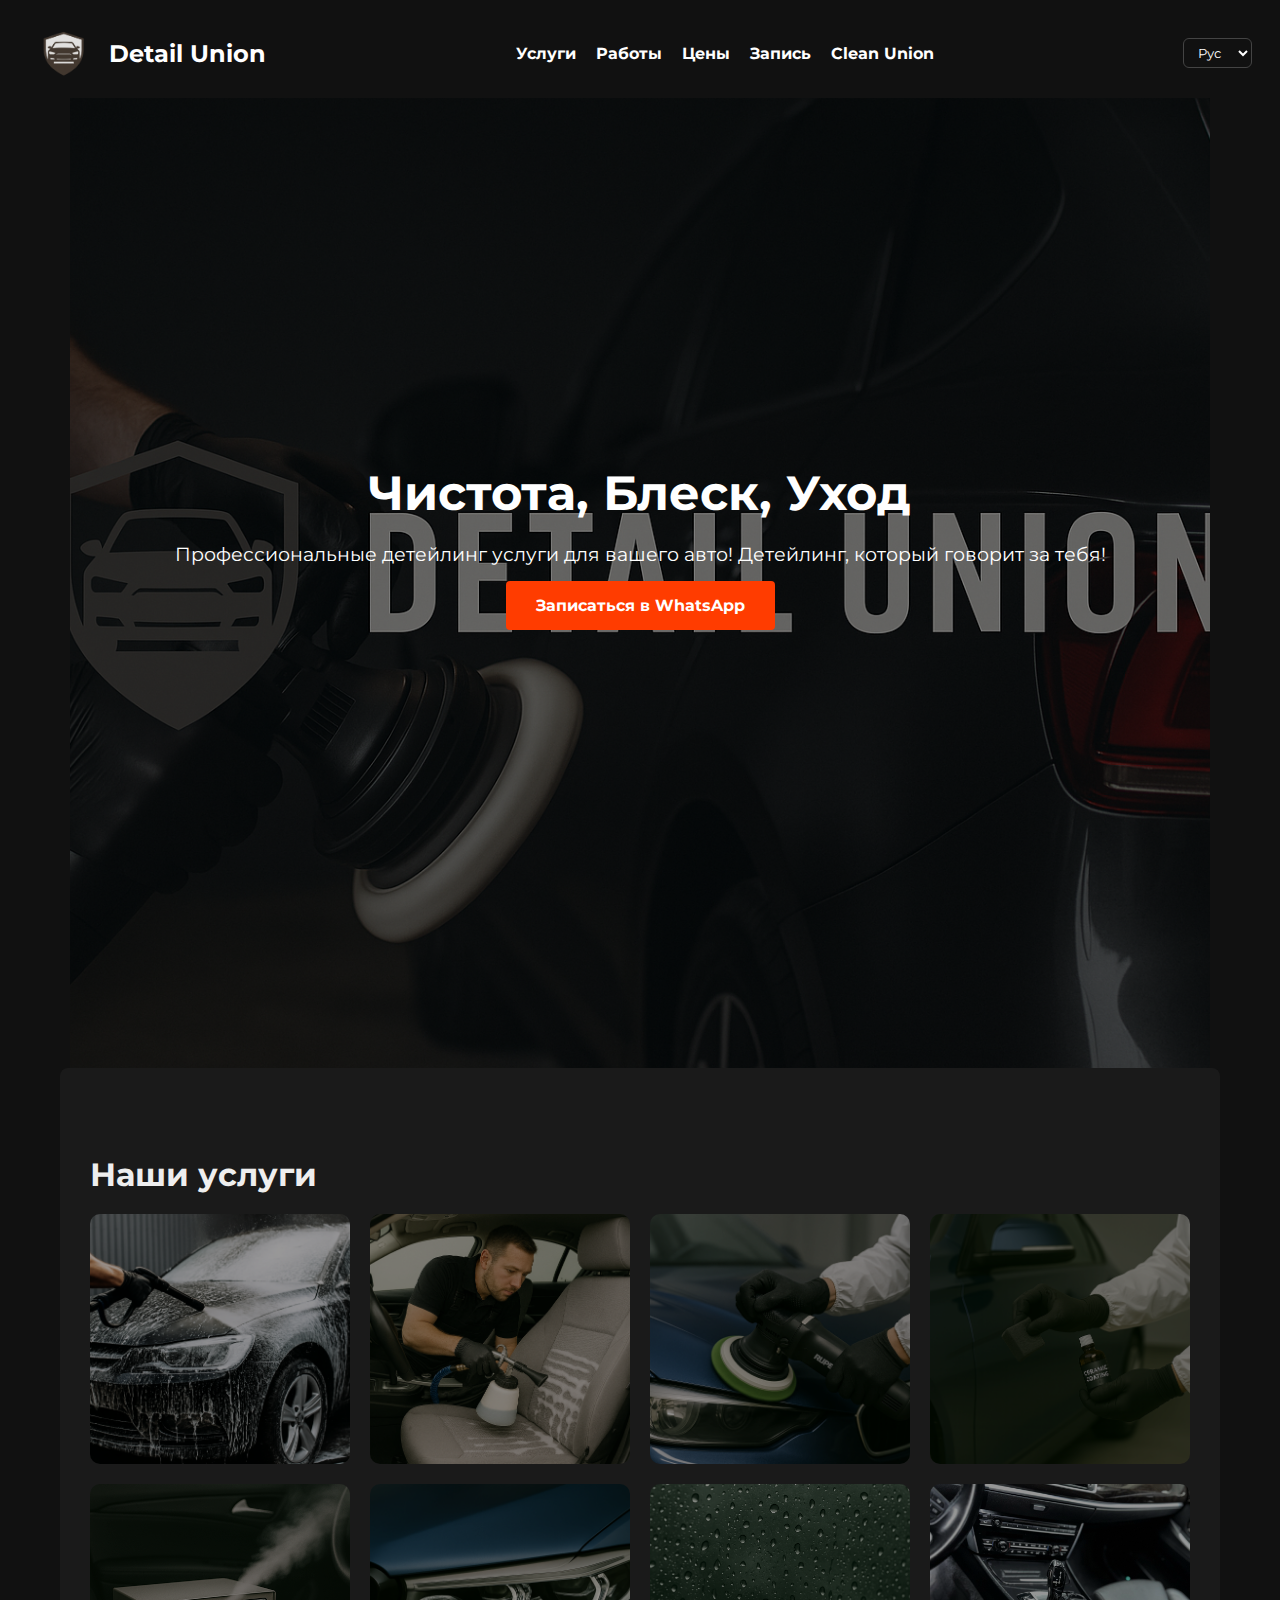
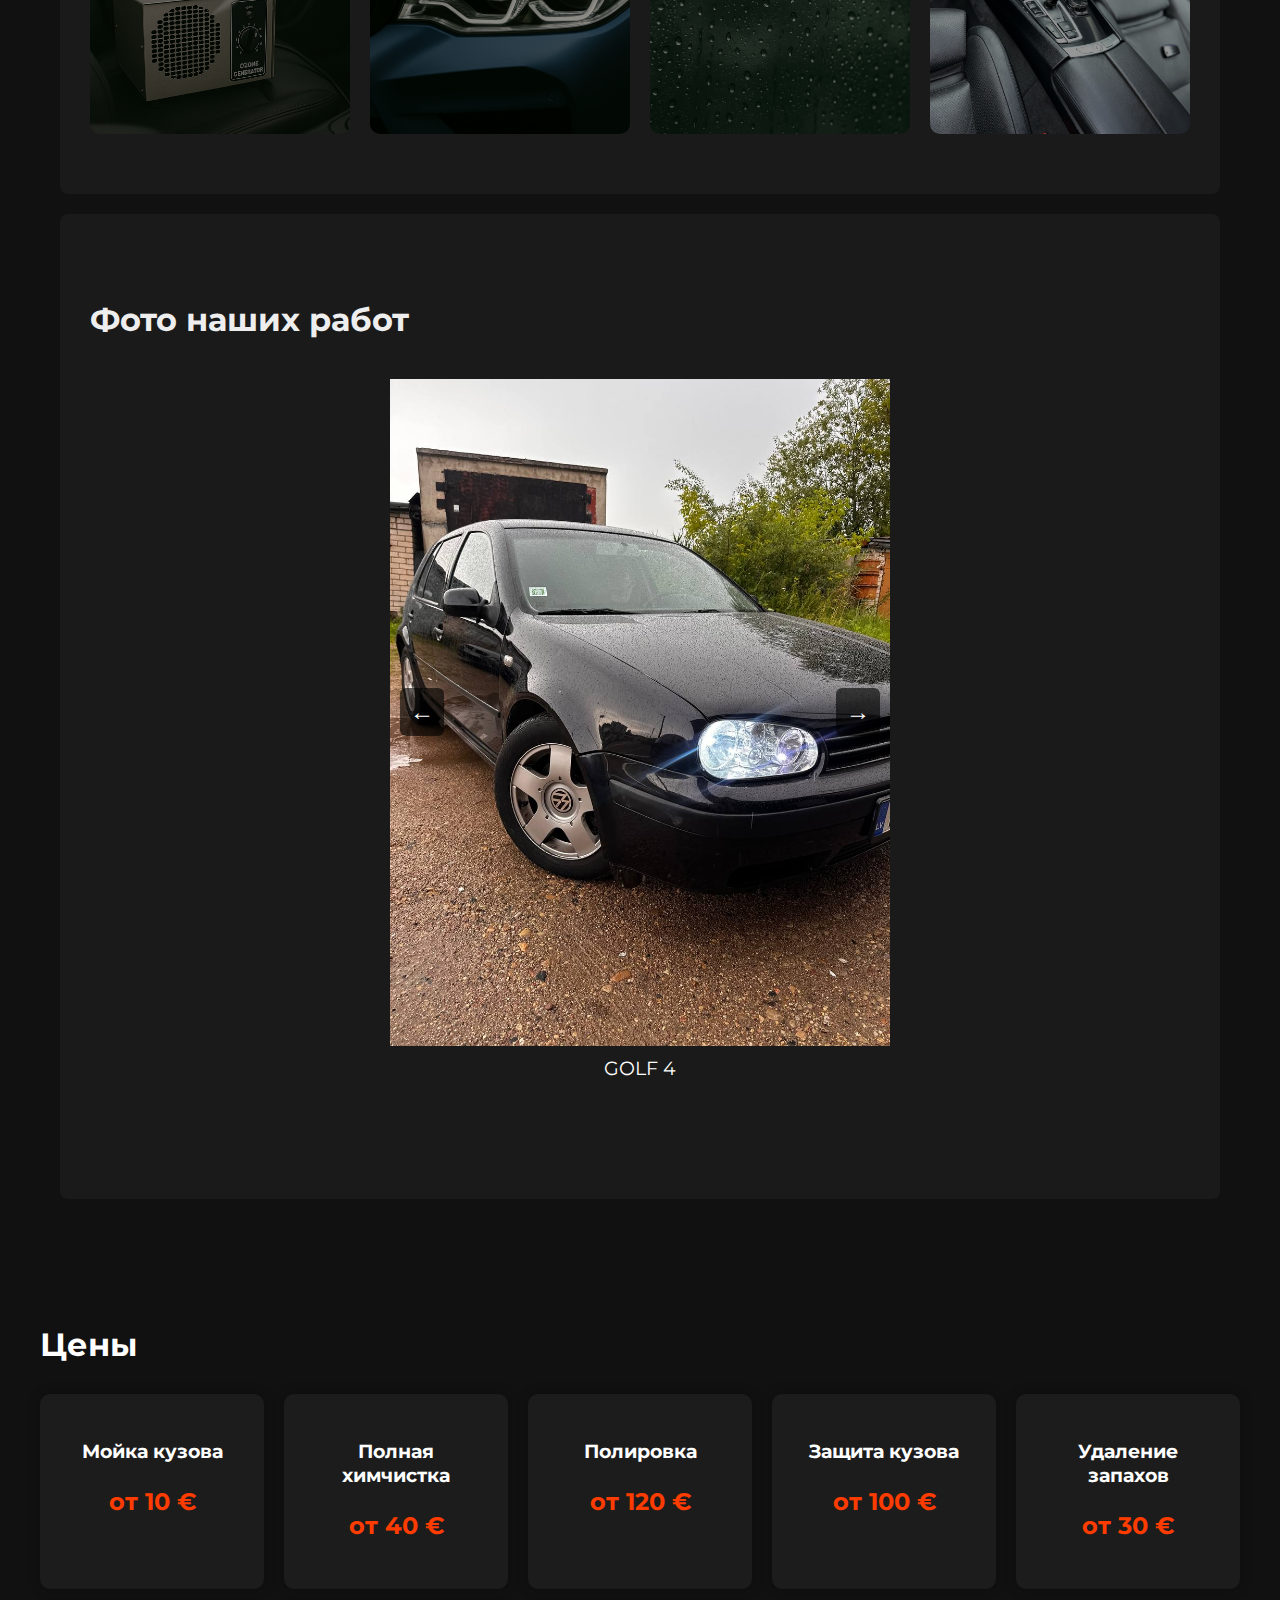
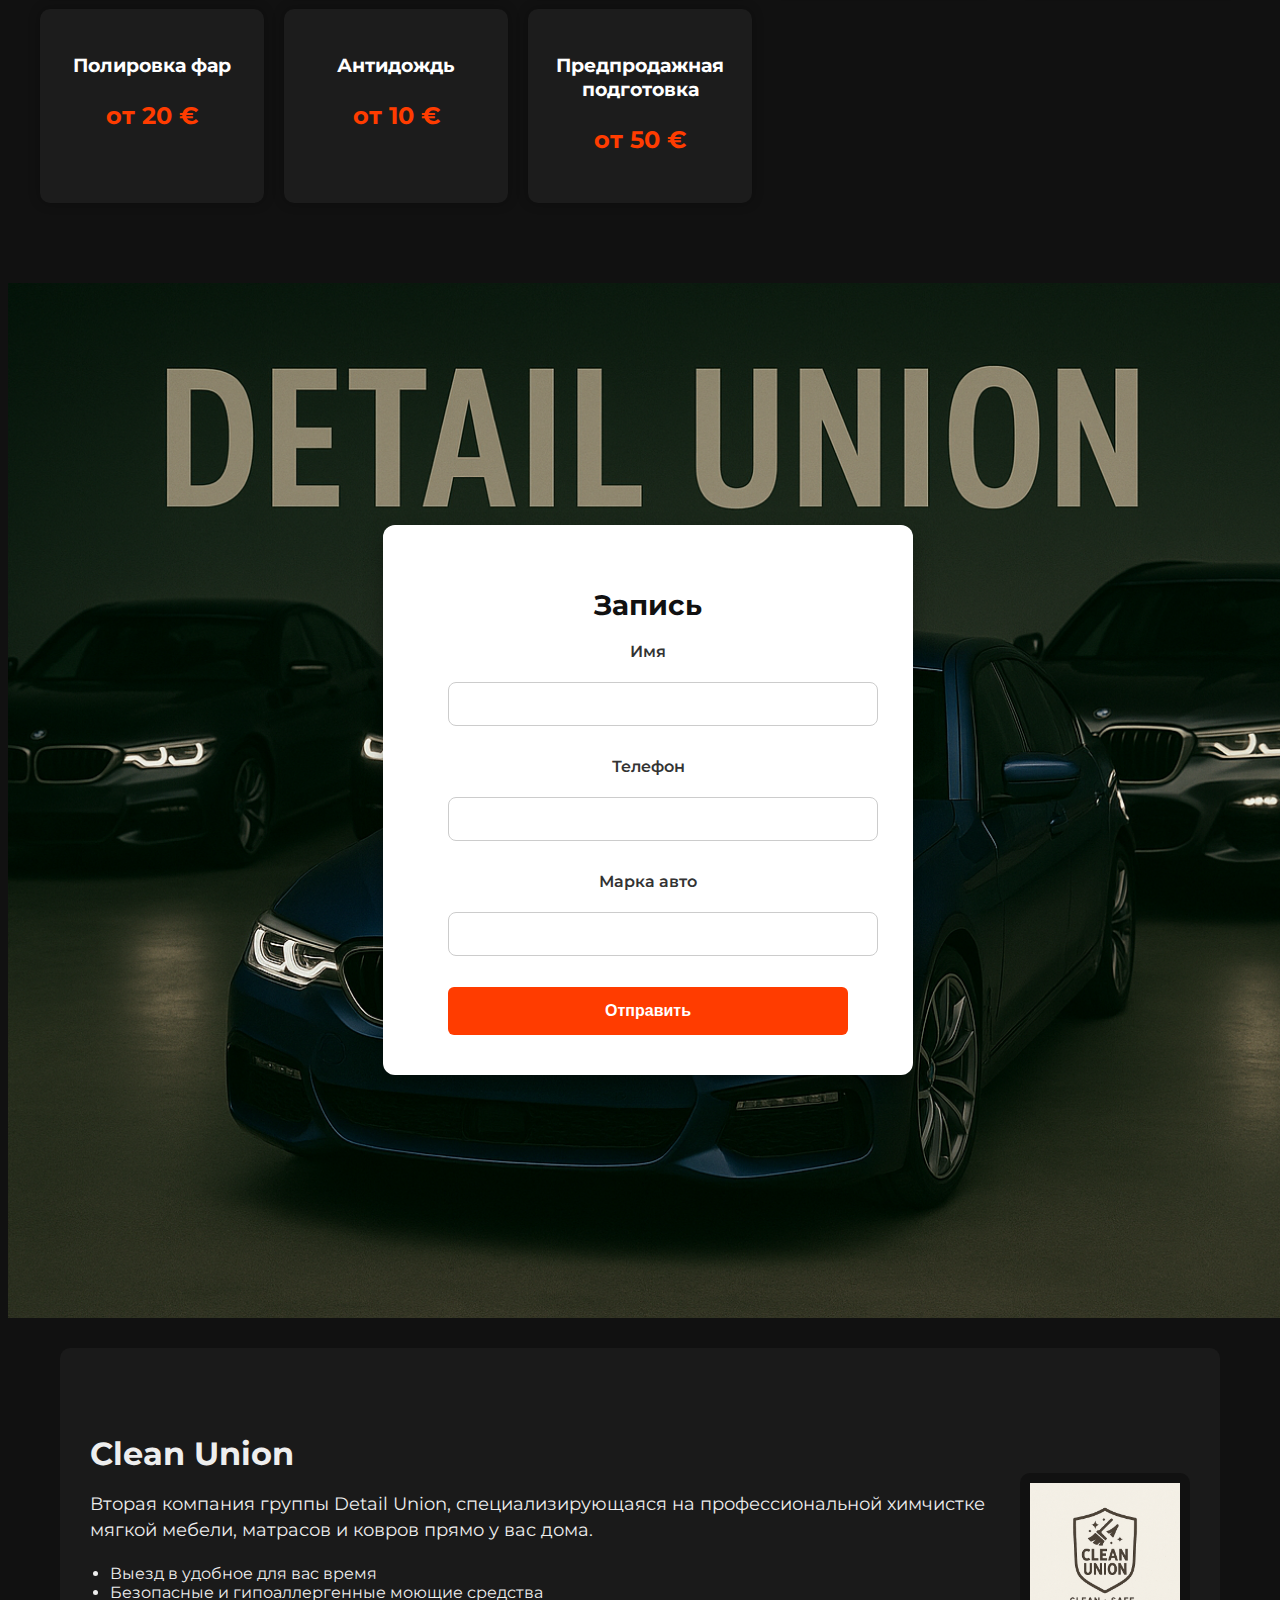
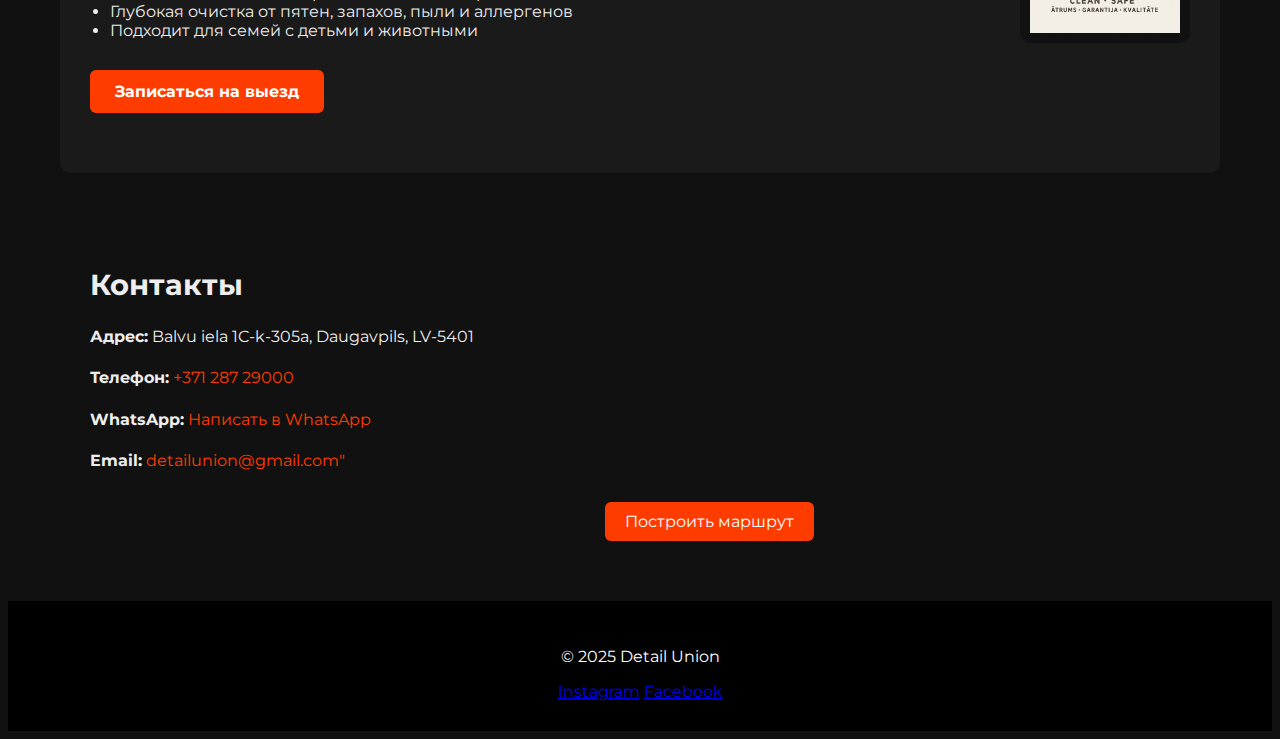
<file: index.html>
<!DOCTYPE html>
<html lang="ru">
<head>
  <meta charset="UTF-8">
  <meta name="viewport" content="width=device-width, initial-scale=1.0">
  <title>Detail Union — Детейлинг и Химчистка</title>
  <link rel="icon" href="img/logo2.png" type="image/png">
  <link href="https://fonts.googleapis.com/css2?family=Montserrat:wght@400;700&display=swap" rel="stylesheet">
  <link rel="stylesheet" href="styles.css" />
</head>
<body>
  <header>
    <div class="logo">
      <img src="img/logo2.png" alt="Detail Union">
      <span>Detail Union</span>
    </div>
    <nav>
      <a href="#services" data-i18n="nav.services">Услуги</a>
      <a href="#gallery" data-i18n="nav.gallery">Работы</a>
      <a href="#prices" data-i18n="nav.prices">Цены</a>
      <a href="#booking" data-i18n="nav.booking">Запись</a>
      <a href="#clean-union" data-i18n="nav.clean_union">Clean Union</a>
    </nav>
    <div class="lang-switcher">
      <select id="languageSelect" onchange="changeLanguage(this.value)">
        <option value="ru">Рус</option>
        <option value="lv">Lat</option>
        <option value="en">Eng</option>
      </select>
    </div>
  </header>

  <section class="hero">
    <div class="hero-content">
      <h1 data-i18n="hero.title">Чистота, Блеск, Уход</h1>
      <p data-i18n="hero.subtitle">Профессиональный детейлинг центр для вашего авто!</p>
      <a href="https://wa.me/37128652023" class="btn" data-i18n="hero.button">Записаться в WhatsApp</a>
    </div>
  </section>

  <section id="services" class="services">
    <h2 data-i18n="services.title">Наши услуги</h2>
    <div class="service-grid">
      <a href="moyka.html" class="service-item wash-bg">
        <div class="service-overlay">
          <h3 data-i18n="services.wash">Мойка кузова</h3>
          <p data-i18n="services.wash_desc">Эффективная бесконтактная мойка с профессиональной пеной и защитой.</p>
        </div>
      </a>
      <a href="himchistka.html" class="service-item chem-bg">
        <div class="service-overlay">
          <h3 data-i18n="services.interior">Полная химчистка</h3>
          <p data-i18n="services.interior_desc">Глубокая чистка салона, удаление пятен, запахов и бактерий.</p>
        </div>
      </a>
      <a href="polirovka.html" class="service-item polirovka-bg">
        <div class="service-overlay">
          <h3 data-i18n="services.polishing">Полировка</h3>
          <p data-i18n="services.polishing_desc">Удаление царапин, возвращение блеска, защита покрытия.</p>
        </div>
      </a>
      <a href="zaschita.html" class="service-item ceramic-bg">
        <div class="service-overlay">
          <h3 data-i18n="services.protection">Защита кузова</h3>
          <p data-i18n="services.protection_desc">Керамика, воск и другие составы для долгого блеска и защиты от внешней среды.</p>
        </div>
      </a>
      <a href="zapah.html" class="service-item ozonator-bg">
        <div class="service-overlay">
          <h3 data-i18n="services.odor">Удаление запахов</h3>
          <p data-i18n="services.odor_desc">Озонация и профессиональная обработка для свежего воздуха в салоне.</p>
        </div>
      </a>
      <a href="headlights.html" class="service-item fari-bg">
        <div class="service-overlay">
          <h3 data-i18n="services.headlights">Полировка фар</h3>
          <p data-i18n="services.headlights_desc">Восстановим прозрачность и блеск фар. Безопасность и эстетика на дороге.</p>
        </div>
      </a>
      <a href="antirain.html" class="service-item antirain-bg">
        <div class="service-overlay">
          <h3 data-i18n="services.antirain">Антидождь</h3>
          <p data-i18n="services.antirain_desc">Наносим водоотталкивающее покрытие, улучшающее видимость в дождь.</p>
        </div>
      </a>
      <a href="prep.html" class="service-item presell-bg">
        <div class="service-overlay">
          <h3 data-i18n="services.presale">Предпродажная подготовка</h3>
          <p data-i18n="services.presale_desc">Комплексная чистка и уход для повышения привлекательности авто перед продажей.</p>
        </div>
      </a>
    </div>
  </section>

  <section id="gallery" class="gallery">
    <h2 data-i18n="gallery.title">Фото наших работ</h2>
    <div class="car-block">
      <div class="car-slider">
        <img src="img/front.jpg" class="car-slide active" alt="car photo" />
        <img src="img/front2.jpg" class="car-slide" alt="car photo" />
        <img src="img/up.jpg" class="car-slide" alt="car photo" />
        <img src="img/side.jpg" class="car-slide" alt="car photo" />
        <img src="img/side2.jpg" class="car-slide" alt="car photo" />
        <img src="img/side3.jpg" class="car-slide" alt="car photo" />
        <img src="img/back.jpg" class="car-slide" alt="car photo" />
        <button class="slide-btn left" onclick="changeSlide(-1, this)">←</button>
        <button class="slide-btn right" onclick="changeSlide(1, this)">→</button>
      </div>
      <p class="car-title">GOLF 4</p>
    </div>
  </section>

  <section id="prices" class="price-section">
    <h2 data-i18n="prices.title">Цены</h2>
    <div class="price-grid">
      <div class="price-card"><h3 data-i18n="services.wash">Мойка кузова</h3><p class="price">от 10 €</p></div>
      <div class="price-card"><h3 data-i18n="services.interior">Химчистка салона</h3><p class="price">от 40 €</p></div>
      <div class="price-card"><h3 data-i18n="services.polishing">Полировка кузова</h3><p class="price">от 120 €</p></div>
      <div class="price-card"><h3 data-i18n="services.protection">Защита кузова</h3><p class="price">от 100 €</p></div>
      <div class="price-card"><h3 data-i18n="services.odor">Удаление запахов</h3><p class="price">от 30 €</p></div>
      <div class="price-card"><h3 data-i18n="services.headlights">Полировка фар</h3><p class="price">от 20 €</p></div>
      <div class="price-card"><h3 data-i18n="services.antirain">Антидождь</h3><p class="price">от 10 €</p></div>
      <div class="price-card"><h3 data-i18n="services.presale">Предпродажная подготовка</h3><p class="price">от 50 €</p></div>
    </div>
  </section>

  <section class="booking-section" id="booking">
    <div class="booking-form">
      <h2 data-i18n="booking.title">Запись</h2>
      <form id="bookingForm">
        <label for="name" data-i18n="form.name">Имя</label>
        <input type="text" name="name" id="name" required>
        <label for="phone" data-i18n="form.phone">Телефон</label>
        <input type="tel" name="phone" id="phone" required>
        <label for="car" data-i18n="form.car">Марка авто</label>
        <input type="text" name="car" id="car" required>
        <button type="submit" data-i18n="form.submit">Отправить</button>
      </form>
    </div>
  </section>

  <section id="clean-union" class="clean-union-section">
    <div class="clean-union-content">
      <div class="clean-union-text">
        <h2 data-i18n="clean_union.title">Clean Union</h2>
        <p data-i18n="clean_union.text">
          Вторая компания группы Detail Union, специализирующаяся на <strong>профессиональной химчистке мягкой мебели, матрасов и ковров</strong> прямо у вас дома.
        </p>
        <ul>
          <li data-i18n="clean_union.li1">Выезд в удобное для вас время</li>
          <li data-i18n="clean_union.li2">Безопасные и гипоаллергенные моющие средства</li>
          <li data-i18n="clean_union.li3">Глубокая очистка от пятен, запахов, пыли и аллергенов</li>
          <li data-i18n="clean_union.li4">Подходит для семей с детьми и животными</li>
        </ul>
        <a href="#booking" class="btn" data-i18n="clean_union.button">Записаться на выезд</a>
      </div>
      <div class="clean-union-logo">
        <img src="img/20.png" alt="Clean Union">
      </div>
    </div>
  </section>

  <section id="contacts" class="contact-section">
    <div class="contact-container">
      <div class="contact-info">
        <h3 data-i18n="contacts.title">Контакты</h3>
        <p><strong data-i18n="contacts.address_label">Адрес:</strong> Balvu iela 1C-k-305a, Daugavpils, LV-5401</p>
        <p><strong data-i18n="contacts.phone_label">Телефон:</strong> <a href="tel:+37128729000">+371 287 29000</a></p>
        <p><strong data-i18n="contacts.whatsapp_label">WhatsApp:</strong> <a href="https://wa.me/37128729000" target="_blank" data-i18n="contacts.whatsapp_link">Написать в WhatsApp</a></p>
        <p><strong data-i18n="contacts.email_label">Email:</strong> <a href="mailto:detailunion@gmail.com">detailunion@gmail.com"</a></p>
      </div>
      <div class="map-container">
        <iframe 
          src="https://www.google.com/maps/embed?pb=!1m18!1m12!1m3!1d2192.156280151385!2d26.5313659!3d55.883139!2m3!1f0!2f0!3f0!3m2!1i1024!2i768!4f13.1!3m3!1m2!1s0x46cd7645380be0c7%3A0x36c4907fd1e16f27!2sBalvu%20iela%201C%2C%20Daugavpils%2C%20LV-5401!5e0!3m2!1sru!2slv!4v1721049211560!5m2!1sru!2slv" 
          width="100%" height="250" style="border:0; border-radius:12px;" allowfullscreen="" loading="lazy" referrerpolicy="no-referrer-when-downgrade">
        </iframe>
        <br>
        <a href="https://www.google.com/maps/dir/?api=1&destination=Balvu+iela+1C%2C+Daugavpils%2C+LV-5401" target="_blank" class="map-button" data-i18n="map.route">
          Построить маршрут
        </a>
      </div>
    </div>
  </section>


  <footer>
    <p>&copy; 2025 Detail Union</p>
    <div class="social-media">

      <a href="https://www.instagram.com/clean_union/">Instagram</a>
      <a href="https://www.facebook.com/profile.php?id=61576771934951">Facebook</a>
    </div>
  </footer>



  <div id="success-popup" style="
  display: none;
  position: fixed;
  top: 30px;
  left: 50%;
  transform: translateX(-50%);
  background: #4BB543;
  color: white;
  padding: 15px 30px;
  border-radius: 10px;
  font-weight: bold;
  z-index: 1000;
  box-shadow: 0 5px 15px rgba(0,0,0,0.3);
">
  ✅ Спасибо! Ваша заявка получена. Мы скоро свяжемся с вами.
</div>

<script>
function changeSlide(direction, btn) {
  const slider = btn.closest('.car-slider');
  const slides = slider.querySelectorAll('.car-slide');
  let index = Array.from(slides).findIndex(s => s.classList.contains('active'));
  if (index === -1) index = 0;
  slides[index].classList.remove('active');
  index = (index + direction + slides.length) % slides.length;
  slides[index].classList.add('active');
}
</script>


<script>
  const translations = {
    ru: {
      "nav.services": "Услуги",
      "nav.gallery": "Работы",
      "nav.prices": "Цены",
      "nav.booking": "Запись",
      "nav.clean_union": "Clean Union",

      "hero.title": "Чистота, Блеск, Уход",
      "hero.subtitle": "Профессиональные детейлинг услуги для вашего авто! Детейлинг, который говорит за тебя!",
      "hero.button": "Записаться в WhatsApp",
      "services.title": "Наши услуги",
      "services.wash": "Мойка кузова",
      "services.wash_desc": "Эффективная бесконтактная мойка с профессиональной пеной и защитой.",
      "services.interior": "Полная химчистка",
      "services.interior_desc": "Глубокая чистка салона, удаление пятен, запахов и бактерий.",
      "services.polishing": "Полировка",
      "services.polishing_desc": "Удаление царапин, возвращение блеска, защита покрытия.",
      "services.protection": "Защита кузова",
      "services.protection_desc": "Керамика, воск и другие составы для долгого блеска и защиты от внешней среды.",
      "services.odor": "Удаление запахов",
      "services.odor_desc": "Озонация и профессиональная обработка для свежего воздуха в салоне.",
      "services.headlights": "Полировка фар",
      "services.headlights_desc": "Восстановим прозрачность и блеск фар. Безопасность и эстетика на дороге.",
      "services.antirain": "Антидождь",
      "services.antirain_desc": "Наносим водоотталкивающее покрытие, улучшающее видимость в дождь.",
      "services.presale": "Предпродажная подготовка",
      "services.presale_desc": "Комплексная чистка и уход для повышения привлекательности авто перед продажей.",
      "gallery.title": "Фото наших работ",
      "prices.title": "Цены",
      "booking.title": "Запись",
      "form.name": "Имя",
      "form.phone": "Телефон",
      "form.car": "Марка авто",
      "form.submit": "Отправить",
      "clean_union.title": "Clean Union",
      "clean_union.text": "Вторая компания группы Detail Union, специализирующаяся на профессиональной химчистке мягкой мебели, матрасов и ковров прямо у вас дома.",
      "clean_union.li1": "Выезд в удобное для вас время",
      "clean_union.li2": "Безопасные и гипоаллергенные моющие средства",
      "clean_union.li3": "Глубокая очистка от пятен, запахов, пыли и аллергенов",
      "clean_union.li4": "Подходит для семей с детьми и животными",
      "clean_union.button": "Записаться на выезд",
      "contacts.title": "Контакты",
      "contacts.address_label": "Адрес:",
      "contacts.phone_label": "Телефон:",
      "contacts.whatsapp_label": "WhatsApp:",
      "contacts.whatsapp_link": "Написать в WhatsApp",
      "contacts.email_label": "Email:",
      "map.route": "Построить маршрут"
    },
    lv: {

      "nav.services": "Pakalpojumi",
"nav.gallery": "Darbi",
"nav.prices": "Cenas",
"nav.booking": "Pieraksts",
"nav.clean_union": "Clean Union",

"hero.title": "Tīrība, Spīdums, Kopšana",
"hero.subtitle": "Profesionāli detailēšanas pakalpojumi jūsu automašīnai! Detailing, kas runā jūsu vietā!",
"hero.button": "Pieteikties WhatsApp",
      "services.title": "Mūsu pakalpojumi",
      "services.wash": "Virsbūves mazgāšana",
      "services.wash_desc": "Efektīva bezkontakta mazgāšana ar profesionālām putām un aizsardzību.",
      "services.interior": "Pilna salona tīrīšana",
      "services.interior_desc": "Dziļa tīrīšana, traipu, smaku un baktēriju noņemšana.",
      "services.polishing": "Pulēšana",
      "services.polishing_desc": "Skrāpējumu noņemšana, spīduma atjaunošana, pārklājuma aizsardzība.",
      "services.protection": "Virsbūves aizsardzība",
      "services.protection_desc": "Keramika, vasks un citi pārklājumi ilgstošam spīdumam un aizsardzībai.",
      "services.odor": "Smaku noņemšana",
      "services.odor_desc": "Ozonēšana un profesionāla apstrāde svaigam gaisam salonā.",
      "services.headlights": "Lukturu pulēšana",
      "services.headlights_desc": "Lukturu caurspīdīguma un spīduma atjaunošana.",
      "services.antirain": "Pretlietus pārklājums",
      "services.antirain_desc": "Ūdeni atgrūdošs pārklājums redzamības uzlabošanai lietū.",
      "services.presale": "Pārdošanas sagatavošana",
      "services.presale_desc": "Kompleksa tīrīšana un kopšana automašīnas pārdošanai.",
      "gallery.title": "Mūsu darbu foto",
      "prices.title": "Cenas",
      "booking.title": "Pieraksts",
      "form.name": "Vārds",
      "form.phone": "Telefons",
      "form.car": "Auto marka",
      "form.submit": "Nosūtīt",
      "clean_union.title": "Clean Union",
      "clean_union.text": "Otra uzņēmuma daļa, kas specializējas uz mēbeļu un matraču tīrīšanu pie jums mājās.",
      "clean_union.li1": "Ierašanās jums ērtā laikā",
      "clean_union.li2": "Droši un hipoalerģiski tīrīšanas līdzekļi",
      "clean_union.li3": "Dziļa tīrīšana no traipiem, smakām, putekļiem un alergēniem",
      "clean_union.li4": "Piemērots ģimenēm ar bērniem un mājdzīvniekiem",
      "clean_union.button": "Pieteikt izsaukumu",
      "contacts.title": "Kontakti",
      "contacts.address_label": "Adrese:",
      "contacts.phone_label": "Telefons:",
      "contacts.whatsapp_label": "WhatsApp:",
      "contacts.whatsapp_link": "Rakstīt WhatsApp",
      "contacts.email_label": "E-pasts:",
      "map.route": "Maršruts"
    },
    en: {
      "nav.services": "Services",
"nav.gallery": "Works",
"nav.prices": "Prices",
"nav.booking": "Booking",
"nav.clean_union": "Clean Union",

"hero.title": "Cleanliness, Shine, Care",
"hero.subtitle": "Professional detailing services for your car! Detailing that speaks for you!",
"hero.button": "Book via WhatsApp",
      "services.title": "Our Services",
      "services.wash": "Body Wash",
      "services.wash_desc": "Effective contactless wash with professional foam and protection.",
      "services.interior": "Full Interior Cleaning",
      "services.interior_desc": "Deep cleaning, stain, odor, and bacteria removal.",
      "services.polishing": "Polishing",
      "services.polishing_desc": "Scratch removal, shine restoration, and surface protection.",
      "services.protection": "Body Protection",
      "services.protection_desc": "Ceramic, wax and other coatings for lasting shine and protection.",
      "services.odor": "Odor Removal",
      "services.odor_desc": "Ozonation and professional treatment for fresh interior air.",
      "services.headlights": "Headlight Polishing",
      "services.headlights_desc": "Restore transparency and shine for safer driving.",
      "services.antirain": "Anti-Rain",
      "services.antirain_desc": "Water-repellent coating for better visibility in rain.",
      "services.presale": "Pre-Sale Preparation",
      "services.presale_desc": "Full detailing to improve the car’s appearance before selling.",
      "gallery.title": "Our Work Photos",
      "prices.title": "Prices",
      "booking.title": "Booking",
      "form.name": "Name",
      "form.phone": "Phone",
      "form.car": "Car Brand",
      "form.submit": "Send",
      "clean_union.title": "Clean Union",
      "clean_union.text": "The second company of Detail Union, specializing in professional upholstery, mattress and carpet cleaning at home.",
      "clean_union.li1": "Visit at your convenient time",
      "clean_union.li2": "Safe and hypoallergenic cleaning products",
      "clean_union.li3": "Deep stain, odor, dust and allergen removal",
      "clean_union.li4": "Suitable for families with kids and pets",
      "clean_union.button": "Book a visit",
      "contacts.title": "Contacts",
      "contacts.address_label": "Address:",
      "contacts.phone_label": "Phone:",
      "contacts.whatsapp_label": "WhatsApp:",
      "contacts.whatsapp_link": "Message via WhatsApp",
      "contacts.email_label": "Email:",
      "map.route": "Get Directions"
    }
  };

  function updateLanguage(lang) {
    document.querySelectorAll("[data-i18n]").forEach(el => {
      const key = el.getAttribute("data-i18n");
      const value = translations[lang][key];
      if (value) el.innerHTML = value;
    });
  }

  function changeLanguage(lang) {
    updateLanguage(lang);
    localStorage.setItem("preferredLang", lang);
  }

  window.addEventListener("DOMContentLoaded", () => {
    const savedLang = localStorage.getItem("preferredLang") || "ru";
    const langSelect = document.getElementById("languageSelect");
    if (langSelect) langSelect.value = savedLang;
    updateLanguage(savedLang);
  });
</script> 
</body>
</html>


<script>
document.getElementById("bookingForm").addEventListener("submit", function (e) {
  e.preventDefault();

  const name = document.getElementById("name").value;
  const phone = document.getElementById("phone").value;
  const car = document.getElementById("car").value;

  const token = "8095084706:AAHOxPxszSZCBXFrMyKcA7okXK_LfgzMDVE"; 
  const chat_id = "461512842"; 
  const message = `
<b>📥 Новая заявка:</b>\n
👤 Имя: ${name}
📞 Телефон: ${phone}
🚗 Марка авто: ${car}
`;

  fetch(`https://api.telegram.org/bot${token}/sendMessage`, {
    method: "POST",
    headers: { "Content-Type": "application/json" },
    body: JSON.stringify({
      chat_id: chat_id,
      text: message,
      parse_mode: "HTML"
    }),
  })
    .then((response) => {
      if (response.ok) {
        document.getElementById("bookingForm").reset();
        showSuccessPopup();
      } else {
        alert("Ошибка при отправке. Попробуйте ещё раз.");
      }
    })
    .catch((error) => {
      alert("Ошибка подключения к Telegram.");
      console.error("Ошибка:", error);
    });
});

  function showSuccessPopup() {
  const popup = document.getElementById("success-popup");
  popup.style.display = "block";
  setTimeout(() => {
    popup.style.display = "none";
  }, 4000);
}
</script>
</file>
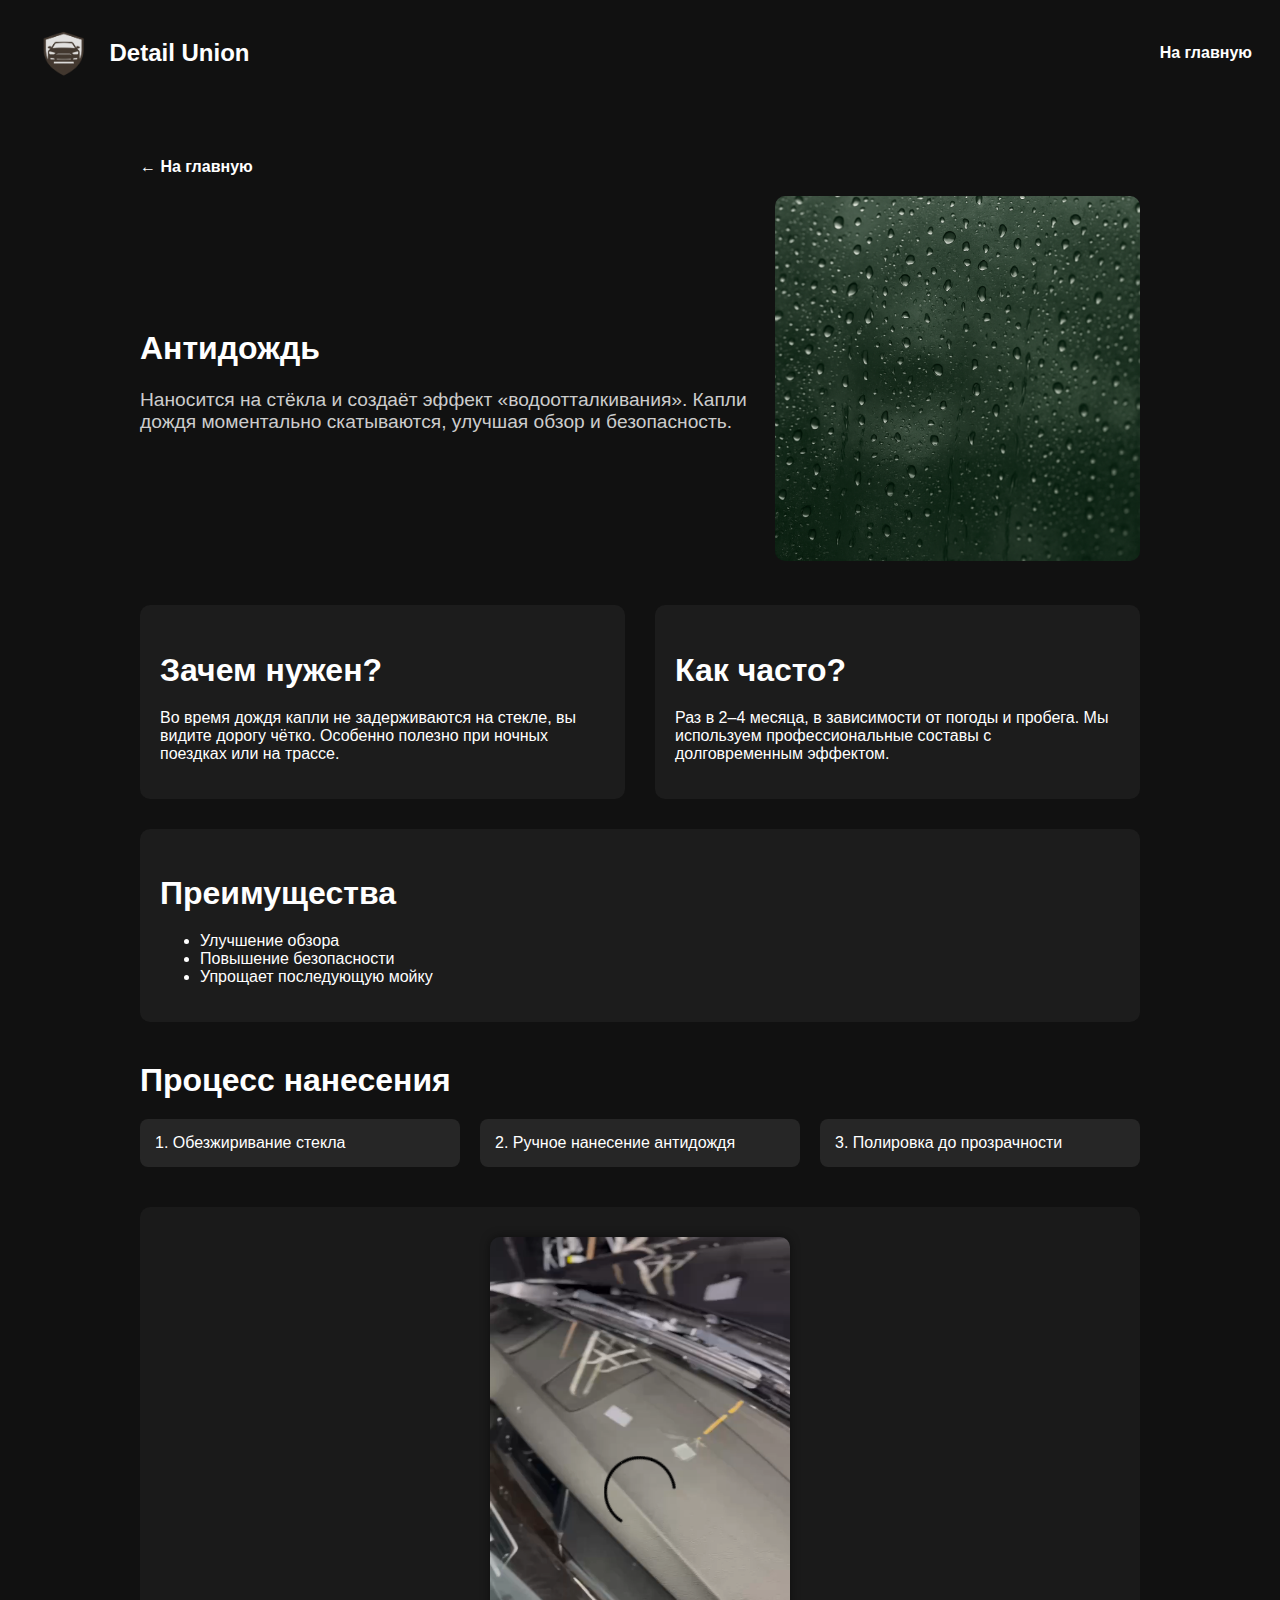
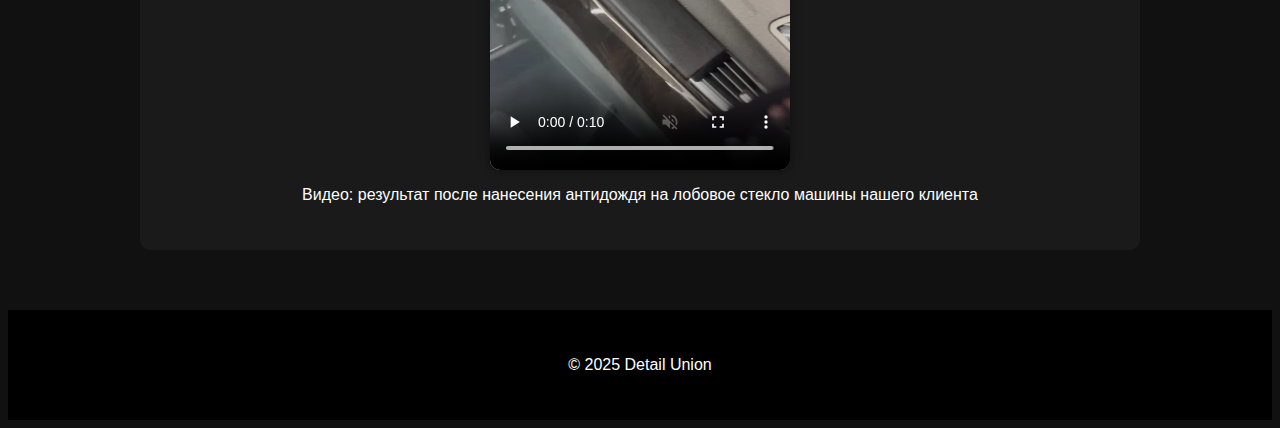
<file: antirain.html>
<!DOCTYPE html>
<html lang="ru">
<head>
  <meta charset="UTF-8">
  <meta name="viewport" content="width=device-width, initial-scale=1.0">
  <title data-i18n="page.title">Антидождь — Detail Union</title>
  <link rel="stylesheet" href="styles.css">
</head>
<body>
  <header>
    <div class="logo">
      <img src="img/logo2.png" alt="Detail Union">
      <span>Detail Union</span>
    </div>
    <nav>
      <a href="index.html" data-i18n="nav.home">На главную</a>
    </nav>
  </header>

  <section class="service-detail">
    <a href="index.html" class="back-link" data-i18n="nav.back">← На главную</a>

    <div class="header-with-image">
      <div class="header-text">
        <h1 data-i18n="antirain.title">Антидождь</h1>
        <p class="subtitle" data-i18n="antirain.subtitle">
          Наносится на стёкла и создаёт эффект «водоотталкивания». Капли дождя моментально скатываются, улучшая обзор и безопасность.
        </p>
      </div>
      <div class="header-img">
        <img src="img/antirain.png" alt="Мойка авто">
      </div>
    </div>

    <div class="info-grid">
      <div class="info-block">
        <h2 data-i18n="antirain.why_title">Зачем нужен?</h2>
        <p data-i18n="antirain.why_text">Во время дождя капли не задерживаются на стекле, вы видите дорогу чётко. Особенно полезно при ночных поездках или на трассе.</p>
      </div>
      <div class="info-block">
        <h2 data-i18n="antirain.how_often_title">Как часто?</h2>
        <p data-i18n="antirain.how_often_text">Раз в 2–4 месяца, в зависимости от погоды и пробега. Мы используем профессиональные составы с долговременным эффектом.</p>
      </div>
      <div class="info-block">
        <h2 data-i18n="antirain.benefits_title">Преимущества</h2>
        <ul>
          <li data-i18n="antirain.benefit1">Улучшение обзора</li>
          <li data-i18n="antirain.benefit2">Повышение безопасности</li>
          <li data-i18n="antirain.benefit3">Упрощает последующую мойку</li>
        </ul>
      </div>
    </div>

    <div class="animated-steps">
      <h2 data-i18n="antirain.steps_title">Процесс нанесения</h2>
      <div class="step-boxes">
        <div class="step" data-i18n="antirain.step1">1. Обезжиривание стекла</div>
        <div class="step" data-i18n="antirain.step2">2. Ручное нанесение антидождя</div>
        <div class="step" data-i18n="antirain.step3">3. Полировка до прозрачности</div>
      </div>
    </div>

    <div class="before-after">
      <div class="item">
        <video controls autoplay muted loop>
          <source src="img/antirain.mp4" type="video/mp4">
          Ваш браузер не поддерживает видео.
        </video>
        <p data-i18n="antirain.video_desc">Видео: результат после нанесения антидождя на лобовое стекло машины нашего клиента</p>
      </div>
    </div>
  </section>

  <footer>
    <p>&copy; 2025 Detail Union</p>
  </footer>

  <script>
    const translations = {
      lv: {
        "page.title": "Pretlietus pārklājums — Detail Union",
        "nav.home": "Uz sākumlapu",
        "nav.back": "← Uz sākumlapu",
        "antirain.title": "Pretlietus pārklājums",
        "antirain.subtitle": "Tiek uzklāts uz stikliem un rada ūdeni atgrūdošu efektu. Lietus lāses notek, uzlabojot redzamību un drošību.",
        "antirain.why_title": "Kāpēc tas vajadzīgs?",
        "antirain.why_text": "Lietus laikā lāses neturas uz stikla, redzamība ir skaidra. Īpaši noderīgi naktī vai uz šosejas.",
        "antirain.how_often_title": "Cik bieži?",
        "antirain.how_often_text": "Reizi 2–4 mēnešos atkarībā no laikapstākļiem un braukšanas. Izmantojam profesionālus ilgstošas iedarbības līdzekļus.",
        "antirain.benefits_title": "Priekšrocības",
        "antirain.benefit1": "Labāka redzamība",
        "antirain.benefit2": "Paaugstināta drošība",
        "antirain.benefit3": "Vieglāka nākamā mazgāšana",
        "antirain.steps_title": "Uzklāšanas process",
        "antirain.step1": "1. Stikla attaukošana",
        "antirain.step2": "2. Pretlietus pārklājuma uzklāšana",
        "antirain.step3": "3. Pulēšana līdz caurspīdīgumam",
        "antirain.video_desc": "Video: rezultāts pēc pretlietus pārklājuma uzklāšanas uz klienta auto stikla"
      },
      en: {
        "page.title": "Anti-Rain — Detail Union",
        "nav.home": "Home",
        "nav.back": "← Back to Home",
        "antirain.title": "Anti-Rain",
        "antirain.subtitle": "Applied to glass for a water-repelling effect. Rain drops slide off quickly, improving visibility and safety.",
        "antirain.why_title": "Why is it needed?",
        "antirain.why_text": "During rain, drops don't stay on glass, so you see the road clearly. Especially helpful at night or on highways.",
        "antirain.how_often_title": "How often?",
        "antirain.how_often_text": "Every 2–4 months depending on weather and usage. We use professional long-lasting formulas.",
        "antirain.benefits_title": "Benefits",
        "antirain.benefit1": "Improved visibility",
        "antirain.benefit2": "Increased safety",
        "antirain.benefit3": "Makes future washes easier",
        "antirain.steps_title": "Application Process",
        "antirain.step1": "1. Degrease the glass",
        "antirain.step2": "2. Apply anti-rain by hand",
        "antirain.step3": "3. Polish until clear",
        "antirain.video_desc": "Video: result after anti-rain was applied to a client’s windshield"
      }
    };

    function updateLanguage(lang) {
      document.querySelectorAll("[data-i18n]").forEach(el => {
        const key = el.getAttribute("data-i18n");
        const value = translations[lang] && translations[lang][key];
        if (value) el.textContent = value;
      });

      if (translations[lang] && translations[lang]["page.title"]) {
        document.title = translations[lang]["page.title"];
      }
    }

    document.addEventListener("DOMContentLoaded", () => {
      const savedLang = localStorage.getItem("preferredLang") || "ru";
      updateLanguage(savedLang);
    });
  </script>
</body>
</html>
</file>
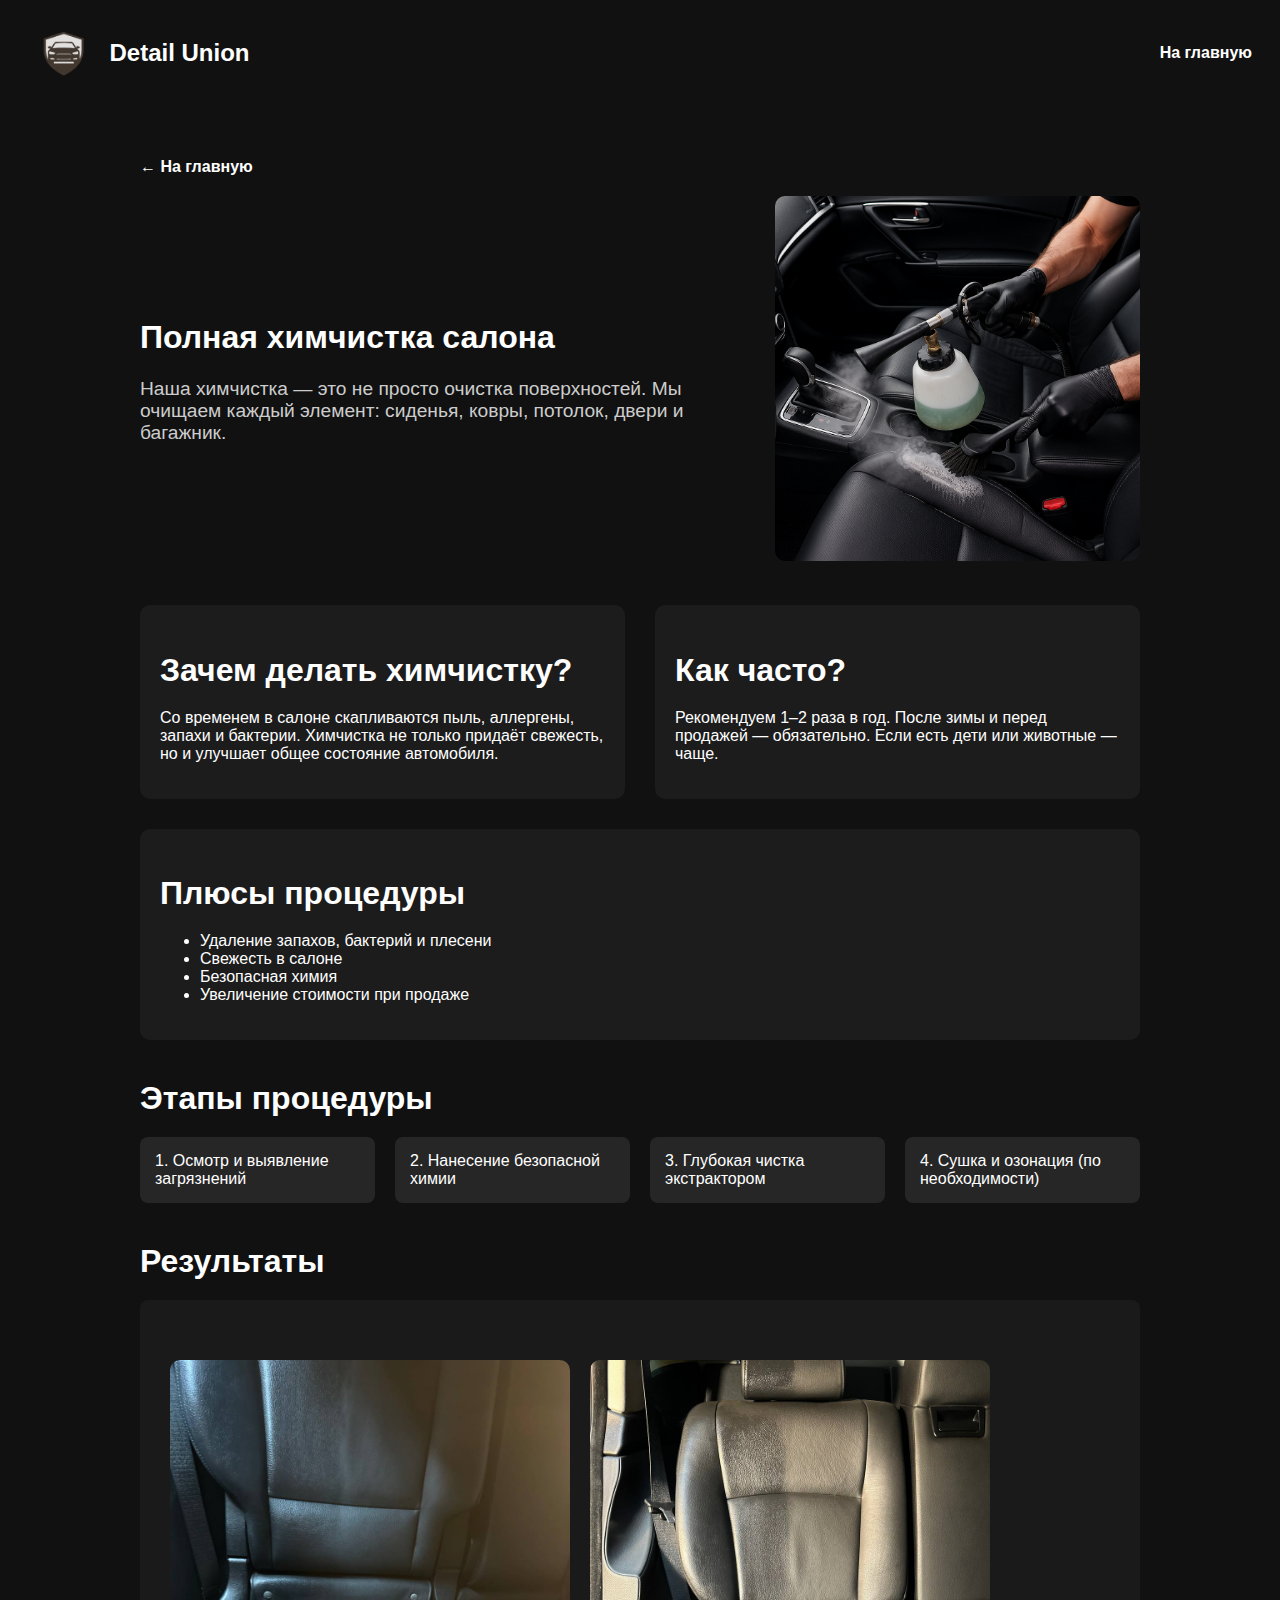
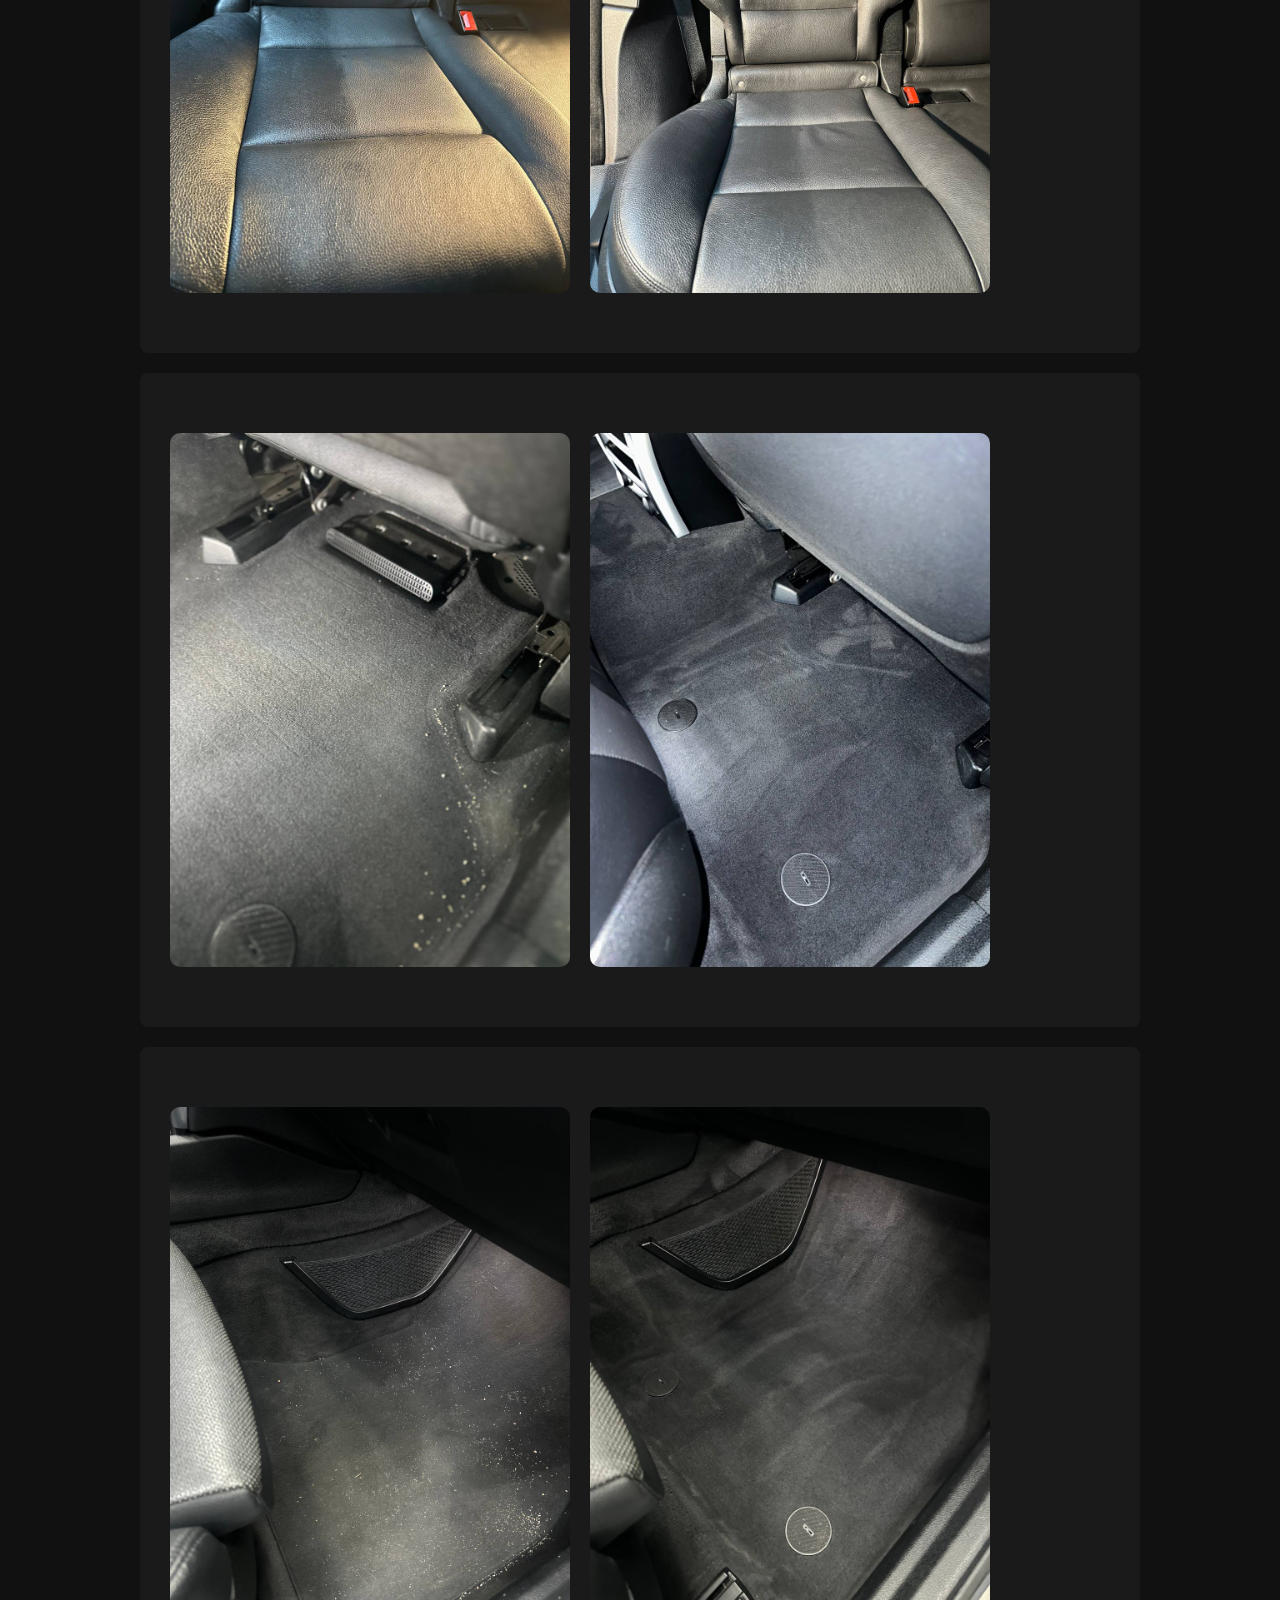
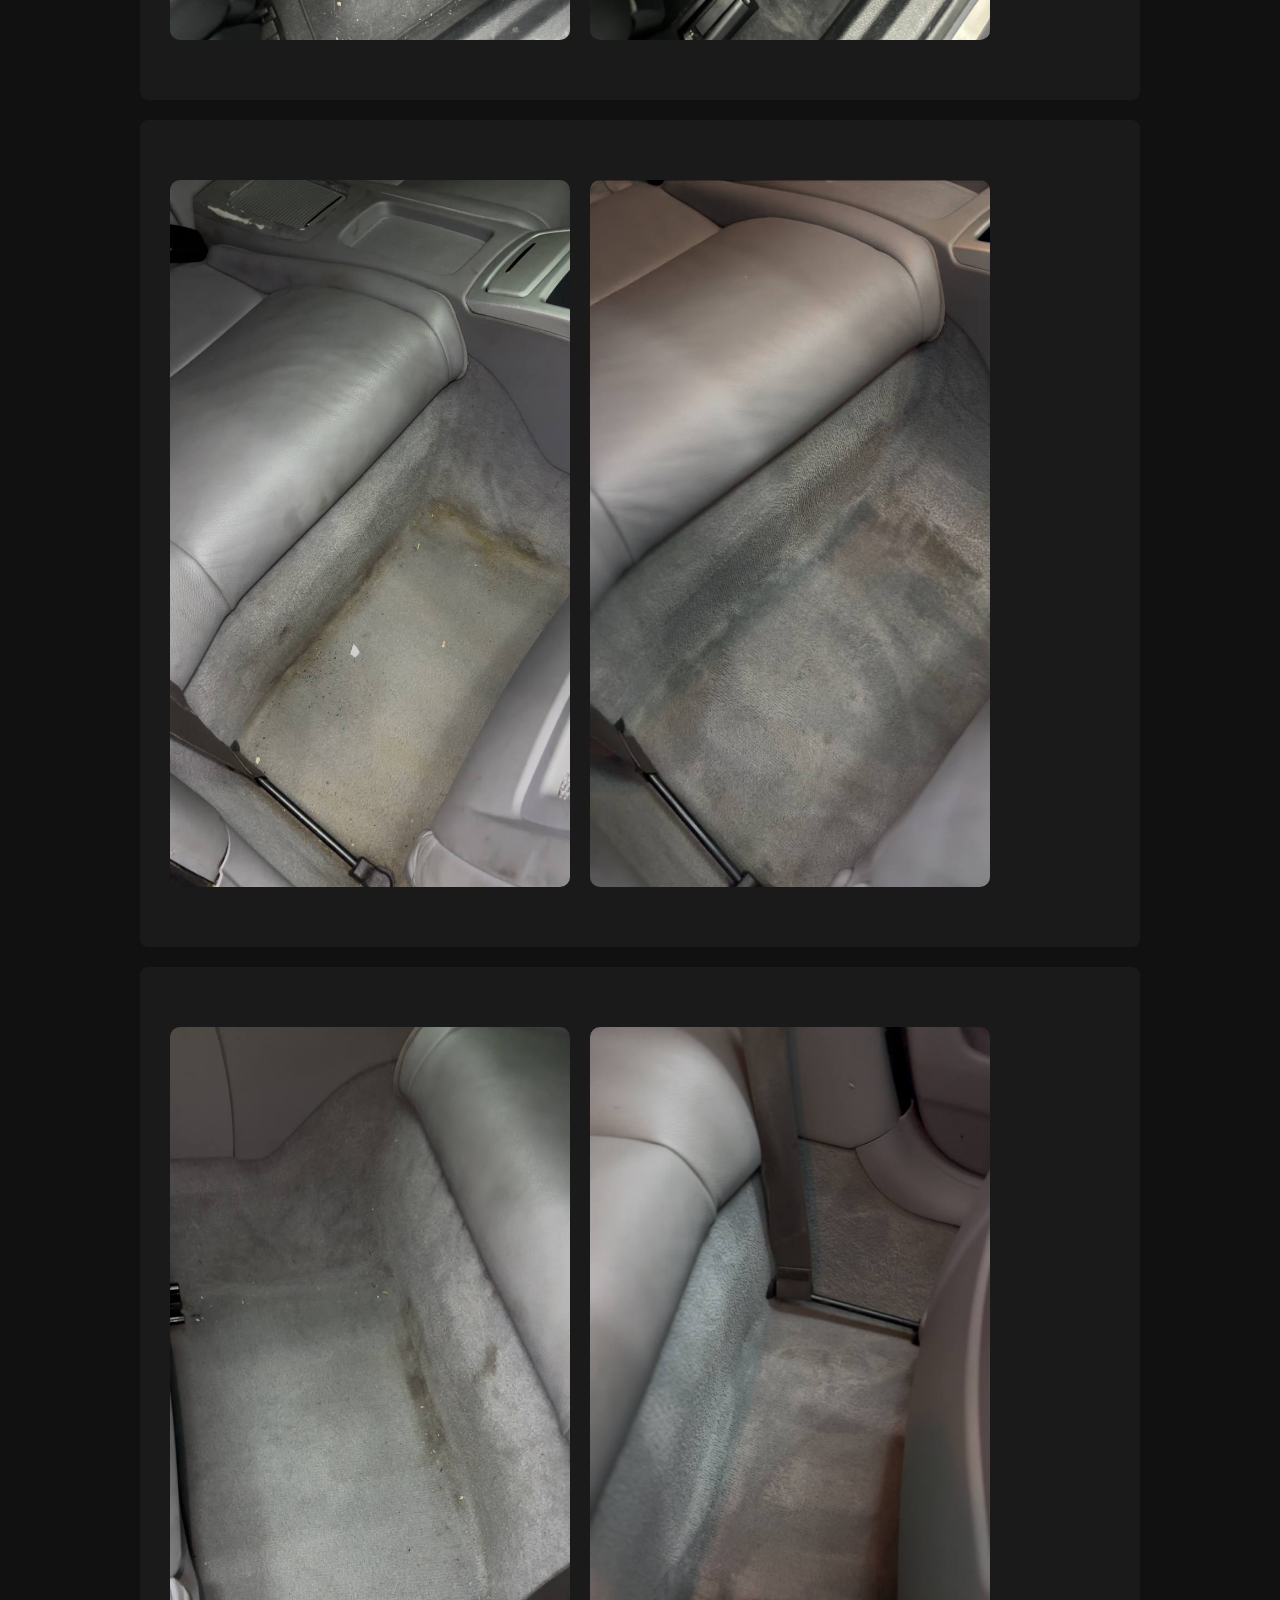
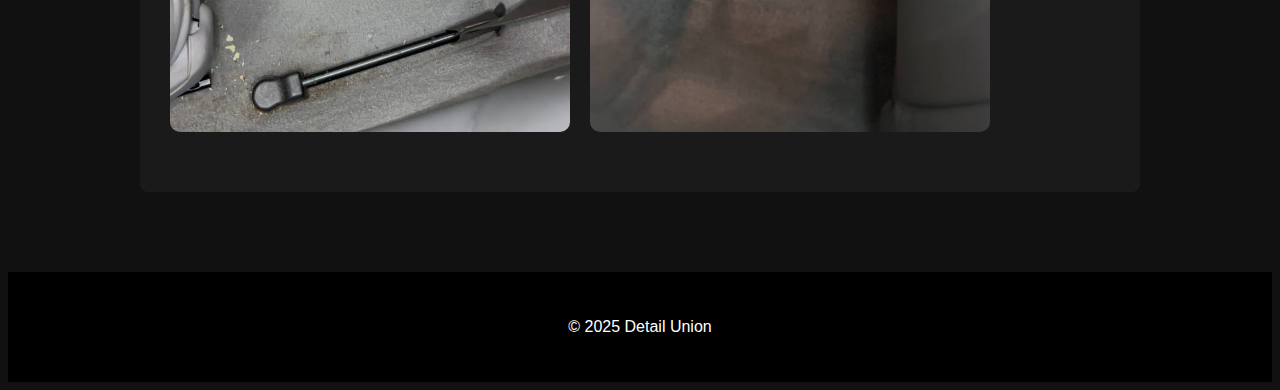
<file: himchistka.html>
<!DOCTYPE html>
<html lang="ru">
<head>
  <meta charset="UTF-8" />
  <meta name="viewport" content="width=device-width, initial-scale=1.0" />
  <title data-i18n="page.title">Полная химчистка — Detail Union</title>
  <link rel="stylesheet" href="styles.css" />
</head>
<body>
  <header>
    <div class="logo">
      <img src="img/logo2.png" alt="Detail Union" />
      <span>Detail Union</span>
    </div>
    <nav>
      <a href="index.html" data-i18n="nav.home">На главную</a>
    </nav>
  </header>

  <section class="service-detail">
    <a href="index.html" class="back-link" data-i18n="nav.back">← На главную</a>

    <div class="header-with-image">
      <div class="header-text">
        <h1 data-i18n="interior.title">Полная химчистка салона</h1>
        <p class="subtitle" data-i18n="interior.subtitle">
          Наша химчистка — это не просто очистка поверхностей. Мы очищаем каждый элемент: сиденья, ковры, потолок, двери и багажник.
        </p>
      </div>
      <div class="header-img">
        <img src="img/himchitska_detail.png" alt="Мойка авто" />
      </div>
    </div>

    <div class="info-grid">
      <div class="info-block">
        <h2 data-i18n="interior.why_title">Зачем делать химчистку?</h2>
        <p data-i18n="interior.why_text">
          Со временем в салоне скапливаются пыль, аллергены, запахи и бактерии. Химчистка не только придаёт свежесть, но и улучшает общее состояние автомобиля.
        </p>
      </div>
      <div class="info-block">
        <h2 data-i18n="interior.how_often_title">Как часто?</h2>
        <p data-i18n="interior.how_often_text">
          Рекомендуем 1–2 раза в год. После зимы и перед продажей — обязательно. Если есть дети или животные — чаще.
        </p>
      </div>
      <div class="info-block">
        <h2 data-i18n="interior.benefits_title">Плюсы процедуры</h2>
        <ul>
          <li data-i18n="interior.benefit1">Удаление запахов, бактерий и плесени</li>
          <li data-i18n="interior.benefit2">Свежесть в салоне</li>
          <li data-i18n="interior.benefit3">Безопасная химия</li>
          <li data-i18n="interior.benefit4">Увеличение стоимости при продаже</li>
        </ul>
      </div>
    </div>

    <div class="animated-steps">
      <h2 data-i18n="interior.steps_title">Этапы процедуры</h2>
      <div class="step-boxes">
        <div class="step" data-i18n="interior.step1">1. Осмотр и выявление загрязнений</div>
        <div class="step" data-i18n="interior.step2">2. Нанесение безопасной химии</div>
        <div class="step" data-i18n="interior.step3">3. Глубокая чистка экстрактором</div>
        <div class="step" data-i18n="interior.step4">4. Сушка и озонация (по необходимости)</div>
      </div>
    </div>

    <div class="examples">
      <h2 data-i18n="interior.results_title">Результаты</h2>
      <div class="gallery">
        <img src="img/bmwgt1.jpg" alt="до химчистки" />
        <img src="img/bmwgt2.jpg" alt="после химчистки" />
      </div>
      <div class="gallery">
        <img src="img/nogi_do.jpg" alt="до химчистки" />
        <img src="img/nogi_posle.jpg" alt="после химчистки" />
      </div>
      <div class="gallery">
        <img src="img/nogi_pered_do.jpg" alt="до химчистки" />
        <img src="img/nogi_pered_posle.jpg" alt="после химчистки" />
      </div>
      <div class="gallery">
        <img src="img/bmw1_do.jpg" alt="до химчистки" />
        <img src="img/bmw1_posle.jpg" alt="после химчистки" />
      </div>
      <div class="gallery">
        <img src="img/bmw2_do.jpg" alt="до химчистки" />
        <img src="img/bmw2_posle.jpg" alt="после химчистки" />
      </div>
    </div>
  </section>

  <footer>
    <p>&copy; 2025 Detail Union</p>
  </footer>

  <script>
    const translations = {
      lv: {
        "page.title": "Salona ķīmiskā tīrīšana — Detail Union",
        "nav.home": "Uz sākumlapu",
        "nav.back": "← Uz sākumlapu",
        "interior.title": "Pilna salona ķīmiskā tīrīšana",
        "interior.subtitle": "Mēs tīrām visus elementus: sēdekļus, griestus, paklājus, durvis un bagāžnieku.",
        "interior.why_title": "Kāpēc nepieciešama?",
        "interior.why_text": "Putekļi, alergēni un smakas uzkrājas salonā. Ķīmiskā tīrīšana piešķir svaigumu un uzlabo auto stāvokli.",
        "interior.how_often_title": "Cik bieži?",
        "interior.how_often_text": "1–2 reizes gadā. Pēc ziemas un pirms pārdošanas — obligāti. Ar bērniem vai dzīvniekiem — biežāk.",
        "interior.benefits_title": "Ieguvumi",
        "interior.benefit1": "Smaku, baktēriju un pelējuma noņemšana",
        "interior.benefit2": "Svaigums salonā",
        "interior.benefit3": "Droši līdzekļi",
        "interior.benefit4": "Auto vērtības palielināšana",
        "interior.steps_title": "Procedūras etapi",
        "interior.step1": "1. Pārbaude un traipu noteikšana",
        "interior.step2": "2. Droša ķīmijas uzklāšana",
        "interior.step3": "3. Dziļa tīrīšana ar ekstraktoru",
        "interior.step4": "4. Žāvēšana un ozonēšana (pēc vajadzības)",
        "interior.results_title": "Rezultāti"
      },
      en: {
        "page.title": "Full Interior Cleaning — Detail Union",
        "nav.home": "Home",
        "nav.back": "← Back to Home",
        "interior.title": "Full Interior Cleaning",
        "interior.subtitle": "We clean every part: seats, carpets, roof, doors, and trunk.",
        "interior.why_title": "Why do it?",
        "interior.why_text": "Dust, allergens, odors, and bacteria build up. Cleaning brings freshness and improves the car’s condition.",
        "interior.how_often_title": "How often?",
        "interior.how_often_text": "1–2 times a year. Required after winter and before sale. With kids or pets — more often.",
        "interior.benefits_title": "Benefits",
        "interior.benefit1": "Odor, bacteria, and mold removal",
        "interior.benefit2": "Fresh cabin",
        "interior.benefit3": "Safe chemicals",
        "interior.benefit4": "Adds value when selling",
        "interior.steps_title": "Procedure steps",
        "interior.step1": "1. Inspection and stain detection",
        "interior.step2": "2. Safe chemical application",
        "interior.step3": "3. Deep cleaning with extractor",
        "interior.step4": "4. Drying and ozonation (if needed)",
        "interior.results_title": "Results"
      }
    };

    function updateLanguage(lang) {
      document.querySelectorAll("[data-i18n]").forEach((el) => {
        const key = el.getAttribute("data-i18n");
        const value = translations[lang]?.[key];
        if (value) el.textContent = value;
      });
      if (translations[lang]?.["page.title"]) {
        document.title = translations[lang]["page.title"];
      }
    }

    document.addEventListener("DOMContentLoaded", () => {
      const savedLang = localStorage.getItem("preferredLang") || "ru";
      updateLanguage(savedLang);
    });
  </script>
</body>
</html>
</file>
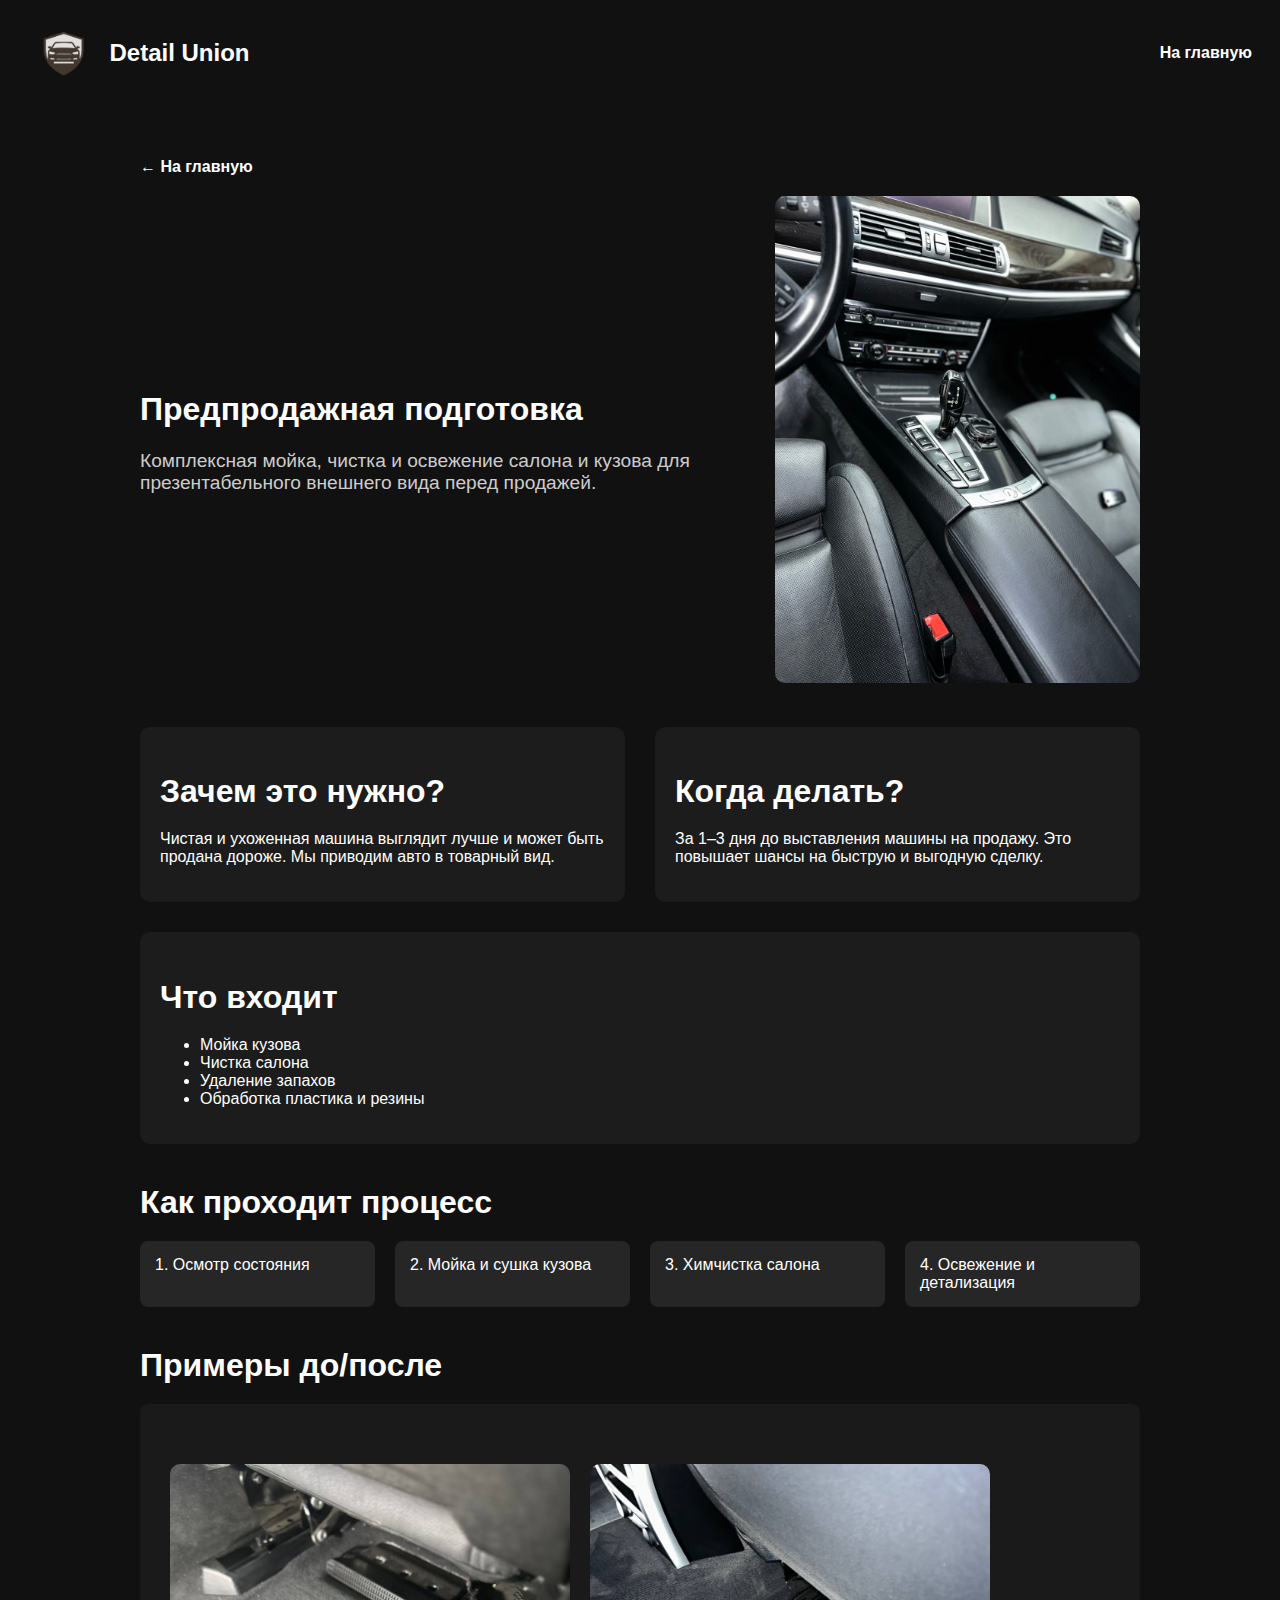
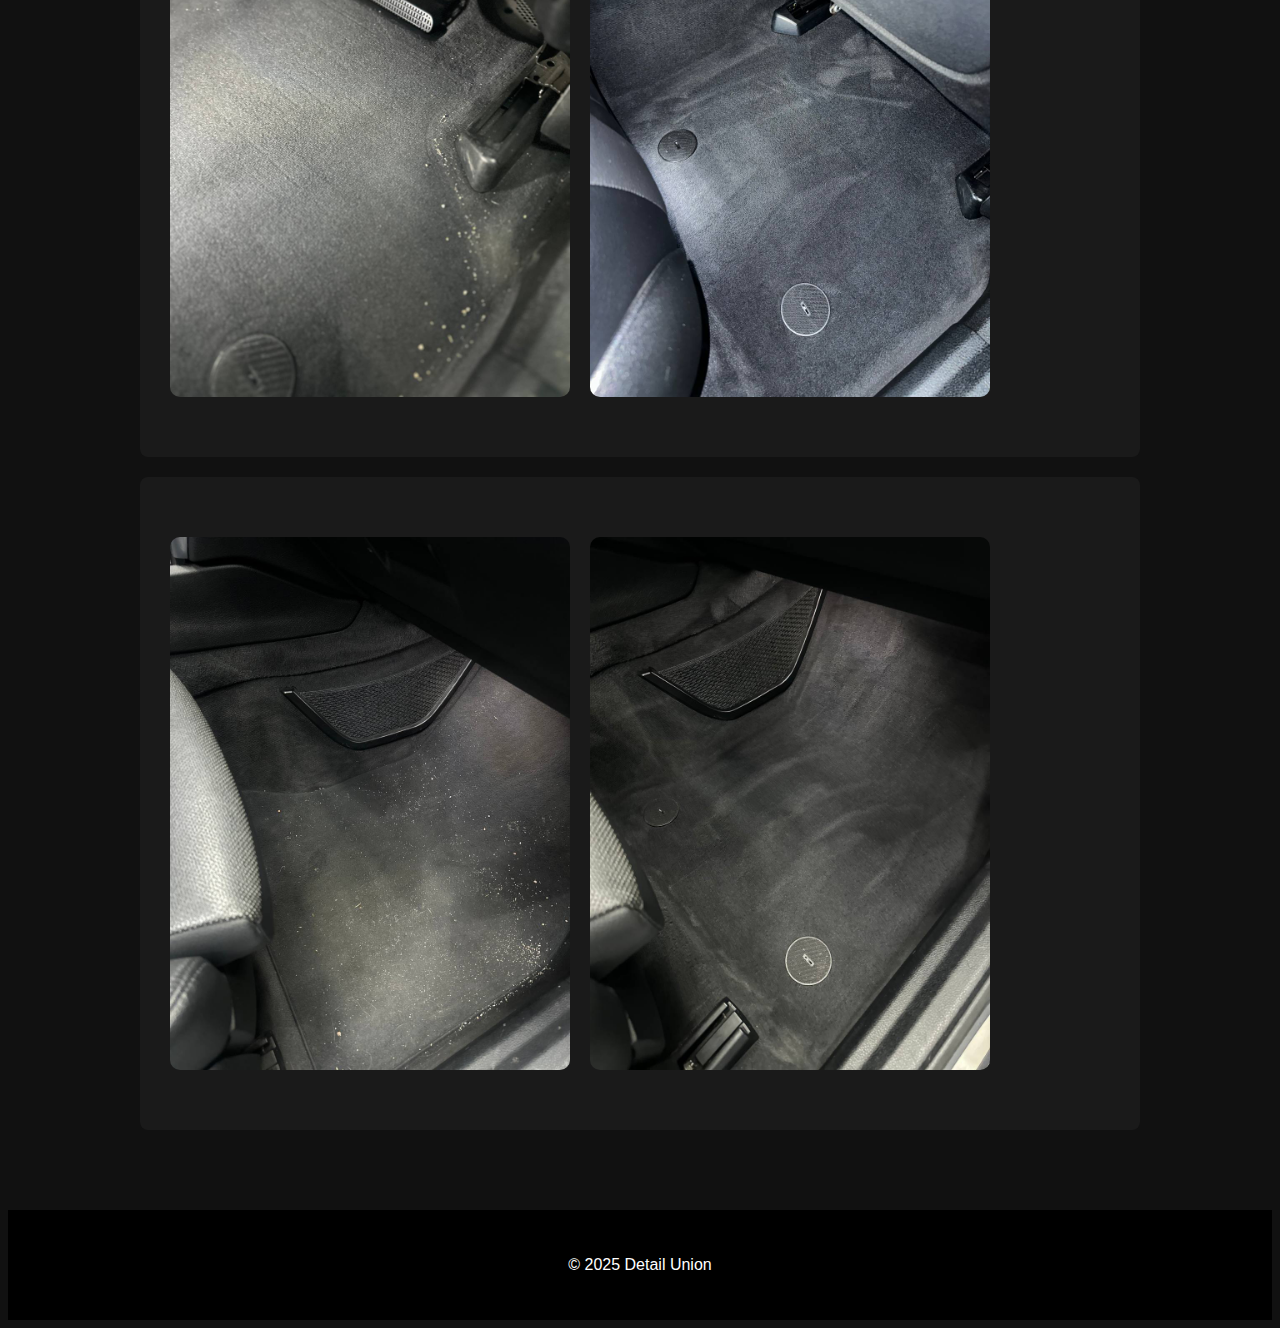
<file: prep.html>
<!DOCTYPE html>
<html lang="ru">
<head>
  <meta charset="UTF-8" />
  <meta name="viewport" content="width=device-width, initial-scale=1.0" />
  <title data-i18n="page.title">Предпродажная подготовка — Detail Union</title>
  <link rel="stylesheet" href="styles.css" />
</head>
<body>
  <header>
    <div class="logo">
      <img src="img/logo2.png" alt="Detail Union" />
      <span>Detail Union</span>
    </div>
    <nav>
      <a href="index.html" data-i18n="nav.home">На главную</a>
    </nav>
  </header>

  <section class="service-detail">
    <a href="index.html" class="back-link" data-i18n="nav.back">← На главную</a>

    <div class="header-with-image">
      <div class="header-text">
        <h1 data-i18n="presell.title">Предпродажная подготовка</h1>
        <p class="subtitle" data-i18n="presell.subtitle">
          Комплексная мойка, чистка и освежение салона и кузова для презентабельного внешнего вида перед продажей.
        </p>
      </div>
      <div class="header-img">
        <img src="img/presell.jpg" alt="Предпродажная подготовка">
      </div>
    </div>

    <div class="info-grid">
      <div class="info-block">
        <h2 data-i18n="presell.why_title">Зачем это нужно?</h2>
        <p data-i18n="presell.why_text">
          Чистая и ухоженная машина выглядит лучше и может быть продана дороже. Мы приводим авто в товарный вид.
        </p>
      </div>

      <div class="info-block">
        <h2 data-i18n="presell.how_often_title">Когда делать?</h2>
        <p data-i18n="presell.how_often_text">
          За 1–3 дня до выставления машины на продажу. Это повышает шансы на быструю и выгодную сделку.
        </p>
      </div>

      <div class="info-block">
        <h2 data-i18n="presell.benefits_title">Что входит</h2>
        <ul>
          <li data-i18n="presell.benefit1">Мойка кузова</li>
          <li data-i18n="presell.benefit2">Чистка салона</li>
          <li data-i18n="presell.benefit3">Удаление запахов</li>
          <li data-i18n="presell.benefit4">Обработка пластика и резины</li>
        </ul>
      </div>
    </div>

    <div class="animated-steps">
      <h2 data-i18n="presell.steps_title">Как проходит процесс</h2>
      <div class="step-boxes">
        <div class="step" data-i18n="presell.step1">1. Осмотр состояния</div>
        <div class="step" data-i18n="presell.step2">2. Мойка и сушка кузова</div>
        <div class="step" data-i18n="presell.step3">3. Химчистка салона</div>
        <div class="step" data-i18n="presell.step4">4. Освежение и детализация</div>
      </div>
    </div>

    <div class="examples">
      <h2 data-i18n="presell.examples_title">Примеры до/после</h2>
      <div class="gallery">
        <img src="img/nogi_do.jpg" alt="До обработки">
        <img src="img/nogi_posle.jpg" alt="После обработки">
      </div>
      <div class="gallery">
        <img src="img/nogi_pered_do.jpg" alt="До обработки">
        <img src="img/nogi_pered_posle.jpg" alt="После обработки">
      </div>
    </div>
  </section>

  <footer>
    <p>&copy; 2025 Detail Union</p>
  </footer>

  <!-- Скрипт перевода -->
  <script>
    const translations = {
      lv: {
        "page.title": "Pirms pārdošanas sagatavošana — Detail Union",
        "nav.home": "Uz sākumlapu",
        "nav.back": "← Uz sākumlapu",
        "presell.title": "Pirms pārdošanas sagatavošana",
        "presell.subtitle": "Komplekss virsbūves un salona tīrīšanas pakalpojums, lai palielinātu auto vērtību un pievilcību pirms pārdošanas.",
        "presell.why_title": "Kāpēc vajag?",
        "presell.why_text": "Tīrs un kopts auto izskatās labāk un tiek pārdots par augstāku cenu.",
        "presell.how_often_title": "Kad veikt?",
        "presell.how_often_text": "2–3 dienas pirms pārdošanas — optimāls laiks.",
        "presell.benefits_title": "Kas ietilpst",
        "presell.benefit1": "Virsbūves mazgāšana",
        "presell.benefit2": "Salona tīrīšana",
        "presell.benefit3": "Smaržas noņemšana",
        "presell.benefit4": "Plastmasas un gumijas apstrāde",
        "presell.steps_title": "Kā tas notiek",
        "presell.step1": "1. Stāvokļa novērtēšana",
        "presell.step2": "2. Mazgāšana un žāvēšana",
        "presell.step3": "3. Salona ķīmiskā tīrīšana",
        "presell.step4": "4. Atsvaidzināšana un detaļu apkope",
        "presell.examples_title": "Piemēri pirms/pēc"
      },
      en: {
        "page.title": "Pre-sale Preparation — Detail Union",
        "nav.home": "Home",
        "nav.back": "← Back to Home",
        "presell.title": "Pre-sale Preparation",
        "presell.subtitle": "Complete car cleaning and refreshing to improve its look and increase value before sale.",
        "presell.why_title": "Why do it?",
        "presell.why_text": "A clean and shiny car looks better and sells for more. We make it market-ready.",
        "presell.how_often_title": "When?",
        "presell.how_often_text": "2–3 days before putting it up for sale. It increases your chance of a quick deal.",
        "presell.benefits_title": "Included in service",
        "presell.benefit1": "Body wash",
        "presell.benefit2": "Interior cleaning",
        "presell.benefit3": "Odor removal",
        "presell.benefit4": "Plastic and rubber treatment",
        "presell.steps_title": "How it works",
        "presell.step1": "1. Inspection",
        "presell.step2": "2. Washing and drying",
        "presell.step3": "3. Interior deep cleaning",
        "presell.step4": "4. Refresh and detail",
        "presell.examples_title": "Before/After examples"
      }
    };

    function updateLanguage(lang) {
      document.querySelectorAll("[data-i18n]").forEach(el => {
        const key = el.getAttribute("data-i18n");
        if (translations[lang] && translations[lang][key]) {
          el.textContent = translations[lang][key];
        }
      });

      if (translations[lang]?.["page.title"]) {
        document.title = translations[lang]["page.title"];
      }
    }

    document.addEventListener("DOMContentLoaded", () => {
      const savedLang = localStorage.getItem("preferredLang") || "ru";
      updateLanguage(savedLang);
    });
  </script>
</body>
</html>
</file>
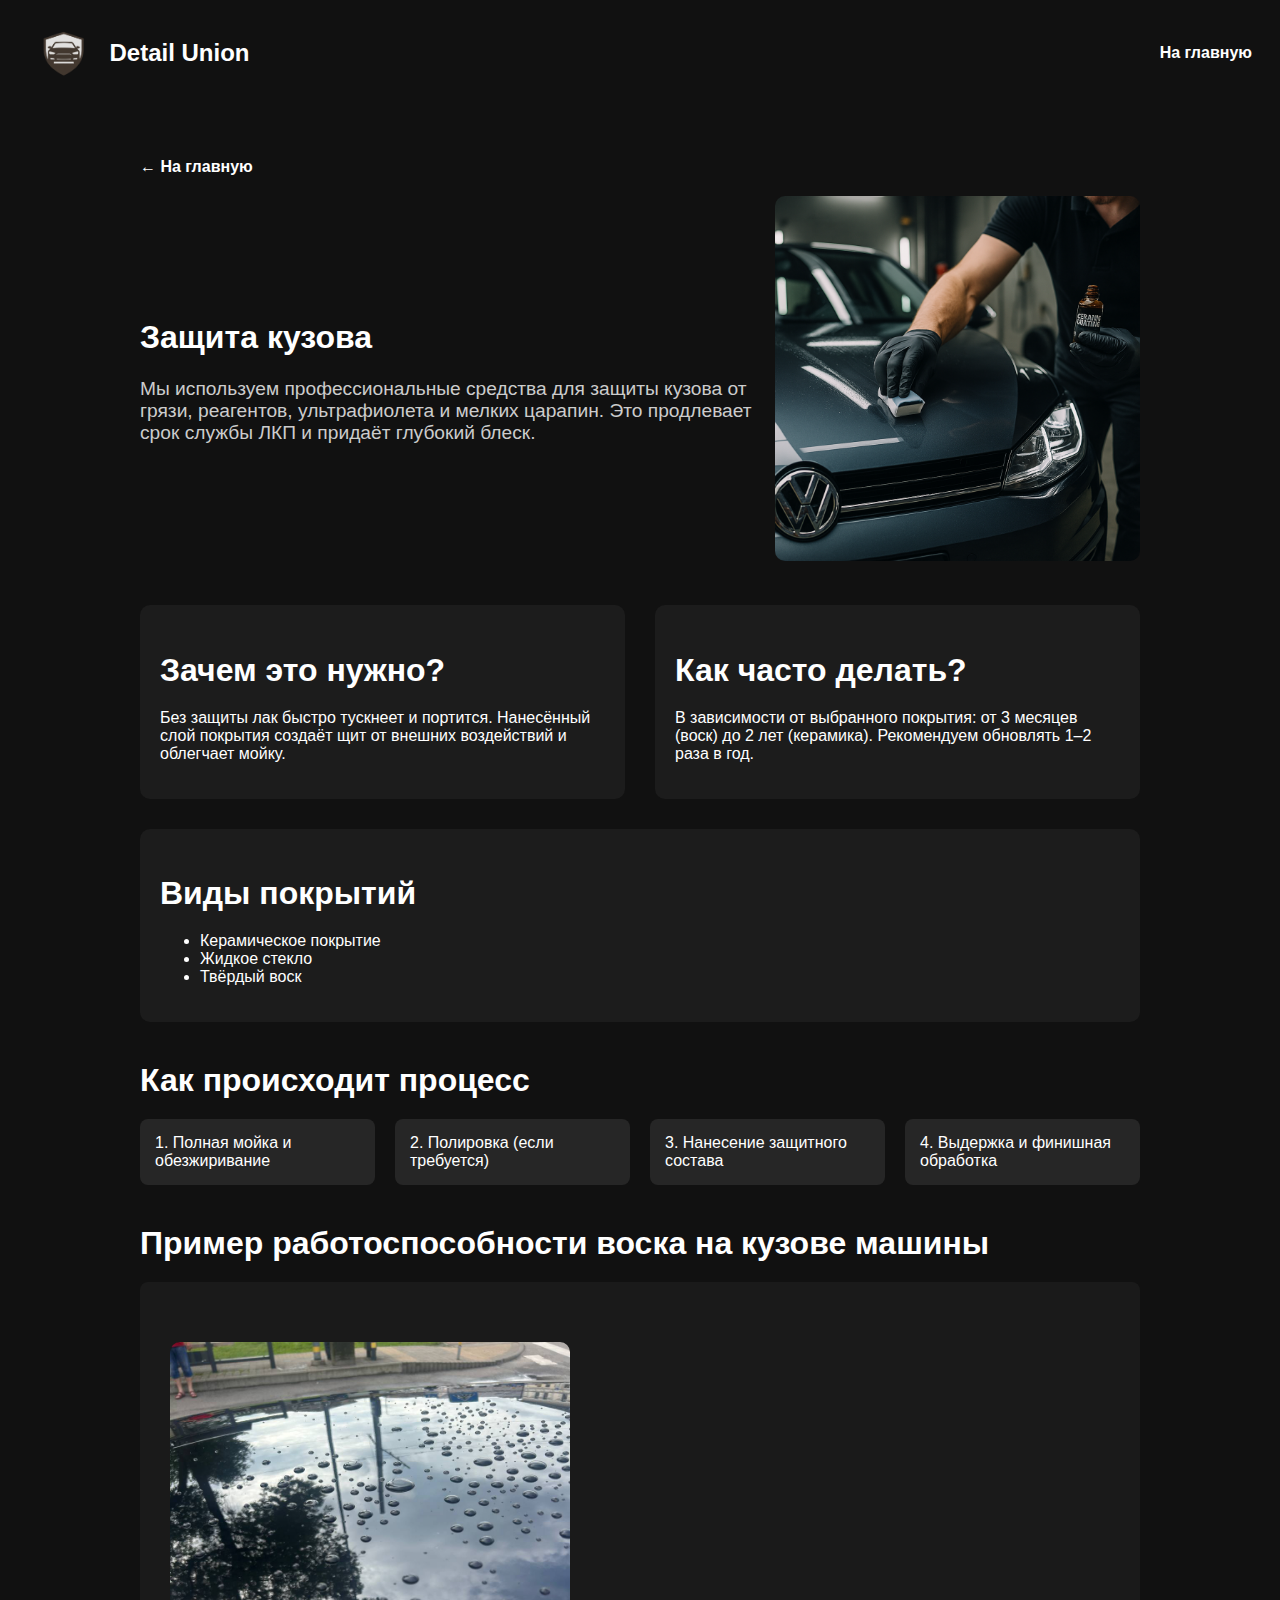
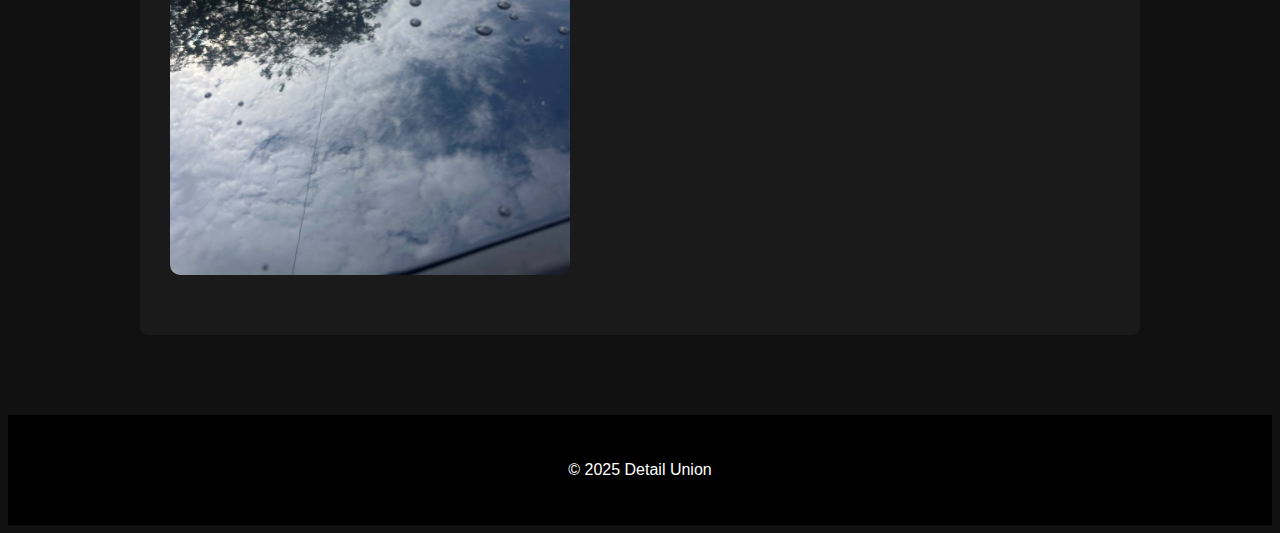
<file: zaschita.html>
<!DOCTYPE html>
<html lang="ru">
<head>
  <meta charset="UTF-8" />
  <meta name="viewport" content="width=device-width, initial-scale=1.0" />
  <title data-i18n="page.title">Защита кузова — Detail Union</title>
  <link rel="stylesheet" href="styles.css" />
</head>
<body>
  <header>
    <div class="logo">
      <img src="img/logo2.png" alt="Detail Union" />
      <span>Detail Union</span>
    </div>
    <nav>
      <a href="index.html" data-i18n="nav.home">На главную</a>
    </nav>
  </header>

  <section class="service-detail">
    <a href="index.html" class="back-link" data-i18n="nav.back">← На главную</a>

    <div class="header-with-image">
      <div class="header-text">
        <h1 data-i18n="protection.title">Защита кузова</h1>
        <p class="subtitle" data-i18n="protection.subtitle">
          Мы используем профессиональные средства для защиты кузова от грязи, реагентов, ультрафиолета и мелких царапин. Это продлевает срок службы ЛКП и придаёт глубокий блеск.
        </p>
      </div>
      <div class="header-img">
        <img src="img/ceramic_detail.png" alt="Защита кузова" />
      </div>
    </div>

    <div class="info-grid">
      <div class="info-block">
        <h2 data-i18n="protection.why_title">Зачем это нужно?</h2>
        <p data-i18n="protection.why_text">
          Без защиты лак быстро тускнеет и портится. Нанесённый слой покрытия создаёт щит от внешних воздействий и облегчает мойку.
        </p>
      </div>
      <div class="info-block">
        <h2 data-i18n="protection.how_often_title">Как часто делать?</h2>
        <p data-i18n="protection.how_often_text">
          В зависимости от выбранного покрытия: от 3 месяцев (воск) до 2 лет (керамика). Рекомендуем обновлять 1–2 раза в год.
        </p>
      </div>
      <div class="info-block">
        <h2 data-i18n="protection.types_title">Виды покрытий</h2>
        <ul>
          <li data-i18n="protection.type1">Керамическое покрытие</li>
          <li data-i18n="protection.type2">Жидкое стекло</li>
          <li data-i18n="protection.type3">Твёрдый воск</li>
        </ul>
      </div>
    </div>

    <div class="animated-steps">
      <h2 data-i18n="protection.steps_title">Как происходит процесс</h2>
      <div class="step-boxes">
        <div class="step" data-i18n="protection.step1">1. Полная мойка и обезжиривание</div>
        <div class="step" data-i18n="protection.step2">2. Полировка (если требуется)</div>
        <div class="step" data-i18n="protection.step3">3. Нанесение защитного состава</div>
        <div class="step" data-i18n="protection.step4">4. Выдержка и финишная обработка</div>
      </div>
    </div>

    <div class="examples">
      <h2 data-i18n="protection.examples_title">Пример работоспособности воска на кузове машины</h2>
      <div class="gallery">
        <img src="img/vosk_zachita.jpg" alt="до защиты" />
      </div>
    </div>
  </section>

  <footer>
    <p>&copy; 2025 Detail Union</p>
  </footer>

  <script>
    const translations = {
      lv: {
        "page.title": "Virsbūves aizsardzība — Detail Union",
        "nav.home": "Uz sākumlapu",
        "nav.back": "← Uz sākumlapu",
        "protection.title": "Virsbūves aizsardzība",
        "protection.subtitle": "Mēs izmantojam profesionālus līdzekļus, lai aizsargātu virsbūvi no netīrumiem, sāls, UV un skrāpējumiem. Tas pagarina pārklājuma kalpošanas laiku un piešķir spīdumu.",
        "protection.why_title": "Kāpēc tas vajadzīgs?",
        "protection.why_text": "Bez aizsardzības laka kļūst blāva un bojājas. Pārklājums kalpo kā vairogs pret ārējiem faktoriem un atvieglo mazgāšanu.",
        "protection.how_often_title": "Cik bieži to darīt?",
        "protection.how_often_text": "Atkarībā no izvēlētā pārklājuma: no 3 mēnešiem (vasks) līdz 2 gadiem (keramika). Ieteicams atjaunot 1–2 reizes gadā.",
        "protection.types_title": "Pārklājumu veidi",
        "protection.type1": "Keramiskais pārklājums",
        "protection.type2": "Šķidrais stikls",
        "protection.type3": "Cietais vasks",
        "protection.steps_title": "Kā notiek process",
        "protection.step1": "1. Mazgāšana un attaukošana",
        "protection.step2": "2. Pulēšana (ja nepieciešams)",
        "protection.step3": "3. Aizsargpārklājuma uzklāšana",
        "protection.step4": "4. Nožūšana un pēcapstrāde",
        "protection.examples_title": "Vaska iedarbības piemērs uz virsbūves"
      },
      en: {
        "page.title": "Paint Protection — Detail Union",
        "nav.home": "Home",
        "nav.back": "← Back to Home",
        "protection.title": "Paint Protection",
        "protection.subtitle": "We use professional coatings to protect your paint from dirt, road salt, UV rays, and scratches. It extends the life of the paint and adds shine.",
        "protection.why_title": "Why is it needed?",
        "protection.why_text": "Without protection, paint fades and deteriorates. Coating adds a shield from outside elements and makes washing easier.",
        "protection.how_often_title": "How often?",
        "protection.how_often_text": "Depending on the coating: from 3 months (wax) to 2 years (ceramic). We recommend updating 1–2 times a year.",
        "protection.types_title": "Types of coatings",
        "protection.type1": "Ceramic coating",
        "protection.type2": "Liquid glass",
        "protection.type3": "Hard wax",
        "protection.steps_title": "How it works",
        "protection.step1": "1. Full wash and degreasing",
        "protection.step2": "2. Polishing (if needed)",
        "protection.step3": "3. Applying the protection",
        "protection.step4": "4. Curing and final treatment",
        "protection.examples_title": "Wax protection effect on car body"
      }
    };

    function updateLanguage(lang) {
      document.querySelectorAll("[data-i18n]").forEach(el => {
        const key = el.getAttribute("data-i18n");
        if (translations[lang] && translations[lang][key]) {
          el.textContent = translations[lang][key];
        }
      });
      if (translations[lang]?.["page.title"]) {
        document.title = translations[lang]["page.title"];
      }
    }

    document.addEventListener("DOMContentLoaded", () => {
      const savedLang = localStorage.getItem("preferredLang") || "ru";
      updateLanguage(savedLang);
    });
  </script>
</body>
</html>
</file>
<file: styles.css>
body {

  font-family: 'Montserrat', sans-serif;
  background-color: #111;
  color: #eee;
}
header {
  background: transparent;
  padding: 20px;
  display: flex;
  justify-content: space-between;
  align-items: center;
  flex-wrap: wrap;
  position: relative;
  z-index: 10;
}
.logo {
  display: flex;
  align-items: center;
  gap: 10px;
}
.logo img {
  height: 50px;
}
.logo span {
  font-size: 1.5em;
  font-weight: bold;
  color: white;
}
nav {
  display: flex;
  gap: 20px;
}
nav a {
  color: white;
  text-decoration: none;
  font-weight: bold;
}
section {
  padding: 80px 20px;
  max-width: 1100px;
  margin: 0 auto;
}
.hero::before {
  content: '';
  position: absolute;
  inset: 0;
  background: rgba(0, 0, 0, 0.5); /* прозрачное затемнение */
  z-index: 1;
}
.hero-content {
  position: relative;
  z-index: 2;
  margin-bottom: 120px;
  color: white;
}
.hero {
  position: relative;
  display: flex;
  align-items: center;
  justify-content: center;
  text-align: center;
  height: 90vh;
  background: url('img/oblozhka.png') center center / cover no-repeat;
}
.hero h1 {
  font-size: 3em;
  color: #fff;
  margin-bottom: 20px;
}
.hero p {
  font-size: 1.2em;
  margin-bottom: 30px;
}
.btn {
  background: #ff3c00;
  color: white;
  padding: 15px 30px;
  text-decoration: none;
  border-radius: 4px;
  font-weight: bold;
}
section {
  padding: 80px 20px;
  max-width: 1100px;
  margin: 0 auto;
}
.services, .gallery, .prices, .booking, .clean-union {
  background: #1a1a1a;
  margin-bottom: 20px;
  border-radius: 8px;
  padding: 60px 30px;

}
.wash-bg {
  position: relative;
  color: white;
  overflow: hidden;
  z-index: 1;
}

.wash-bg::before {
  content: "";
  position: absolute;
  inset: 0;
  background: url('img/mojka_detail.png') center center / cover no-repeat;
  filter: blur(0.7px) brightness(0.6);
  z-index: -1;
}
.chem-bg {
  position: relative;
  color: white;
  overflow: hidden;
  z-index: 1;
}

.chem-bg::after {
  content: "";
  position: absolute;
  inset: 0;
  background: url('img/chemical.png') center center / cover no-repeat;
  filter: blur(0.7px) brightness(0.6);
  z-index: -1;
}

.polirovka-bg {
  position: relative;
  color: white;
  overflow: hidden;
  z-index: 1;
}

.polirovka-bg::after {
  content: "";
  position: absolute;
  inset: 0;
  background: url('img/polirovka.png') center center / cover no-repeat;
  filter: blur(0.7px) brightness(0.6);
  z-index: -1;
}

.ceramic-bg {
  position: relative;
  color: white;
  overflow: hidden;
  z-index: 1;
}

.ceramic-bg::after {
  content: "";
  position: absolute;
  inset: 0;
  background: url('img/ceramic.png') center center / cover no-repeat;
  filter: blur(0.7px) brightness(0.6);
  z-index: -1;
}

.ozonator-bg {
  position: relative;
  color: white;
  overflow: hidden;
  z-index: 1;
}

.ozonator-bg::after {
  content: "";
  position: absolute;
  inset: 0;
  background: url('img/ozonator.png') center center / cover no-repeat;
  filter: blur(0.7px) brightness(0.6);
  z-index: -1;
}
.fari-bg {
  position: relative;
  color: white;
  overflow: hidden;
  z-index: 1;
}

.fari-bg::after {
  content: "";
  position: absolute;
  inset: 0;
  background: url('img/fari.png') center center / cover no-repeat;
  filter: blur(0.7px) brightness(0.6);
  z-index: -1;
}


.presell-bg {
  position: relative;
  color: white;
  overflow: hidden;
  z-index: 1;
}

.presell-bg::after {
  content: "";
  position: absolute;
  inset: 0;
  background: url('img/presell.jpg') center center / cover no-repeat;
  filter: blur(0.7px) brightness(0.6);
  z-index: -1;
}
.antirain-bg {
  position: relative;
  color: white;
  overflow: hidden;
  z-index: 1;
}

.antirain-bg::after {
  content: "";
  position: absolute;
  inset: 0;
  background: url('img/antirain.png') center center / cover no-repeat;
  filter: blur(0.7px) brightness(0.6);
  z-index: -1;
}

h2 {
  font-size: 2em;
  margin-bottom: 20px;
}
.service-grid, .gallery-grid {
  display: grid;
  grid-template-columns: repeat(auto-fit, minmax(250px, 1fr));
  gap: 20px;
}
.gallery-item {
  background: #222;
  padding: 20px;
  border-radius: 6px;
}
.service-item {
  position: relative;
  border-radius: 10px;
  overflow: hidden;
  height: 250px;
  background-size: cover;
  background-position: center;
  color: white;
  text-decoration: none;
  transition: transform 0.3s;
  display: flex;
  align-items: flex-end;
}

.service-item:hover {
  transform: scale(1.03);
}

.service-overlay {
  background: rgba(0, 0, 0, 0.5);
  padding: 20px;
  width: 100%;
  box-sizing: border-box;
  opacity: 0;
  transition: opacity 0.3s;
}

.service-item:hover .service-overlay {
  opacity: 1;
}

table {
  width: 100%;
  border-collapse: collapse;
  margin-top: 20px;
}
th, td {
  border: 1px solid #333;
  padding: 12px;
  text-align: left;
}
form {
  display: flex;
  flex-direction: column;
  gap: 15px;
  max-width: 400px;
  margin: 0 auto;
}
input, button {
  padding: 12px;
  border-radius: 4px;
  border: none;
}
button {
  background: #ff3c00;
  color: white;
  font-weight: bold;
}
footer {
  background: #000;
  color: white;
  text-align: center;
  padding: 30px 20px;
}
.socials a {
  color: #fff;
  margin: 0 10px;
  text-decoration: none;
}


/*MOJKA*/
.service-detail {
  padding: 60px 30px;
  color: white;
  max-width: 1000px;
  margin: auto;
}

.back-link {
  color: #fff;
  font-weight: bold;
  text-decoration: none;
  display: block;
  margin-bottom: 20px;
}

.service-header h1 {
  font-size: 2.5em;
  margin-bottom: 10px;
}
.subtitle {
  font-size: 1.2em;
  color: #ccc;
}

.info-grid {
  display: flex;
  flex-wrap: wrap;
  gap: 30px;
  margin: 40px 0;
}
.info-block {
  flex: 1 1 300px;
  background: #1c1c1c;
  padding: 20px;
  border-radius: 10px;
}

.animated-steps {
  margin-top: 40px;
}
.step-boxes {
  display: flex;
  flex-wrap: wrap;
  gap: 20px;
}
.step {
  flex: 1 1 200px;
  background: #262626;
  padding: 15px;
  border-radius: 8px;
  position: relative;
  transition: transform 0.3s, background 0.3s;
}
.step:hover {
  transform: translateY(-5px);
  background: #333;
}

.examples .gallery {
  margin-top: 20px;
  display: flex;
  gap: 20px;
}
.examples img {
  width: 100%;
  max-width: 400px;
  border-radius: 10px;
  transition: transform 0.3s ease;
}
.examples img:hover {
  transform: scale(1.03);
}


/*Ceni*/
.price-section {
  padding: 80px 30px;
  max-width: 1200px;
  margin: 0 auto;
  color: white;
}
.price-grid {
  display: grid;
  grid-template-columns: repeat(auto-fit, minmax(220px, 1fr));
  gap: 20px;
  margin-top: 30px;
}
.price-card {
  background: #1c1c1c;
  border-radius: 10px;
  padding: 25px 20px;
  text-align: center;
  box-shadow: 0 0 12px rgba(0, 0, 0, 0.3);
  transition: transform 0.3s ease;
}
.price-card:hover {
  transform: translateY(-5px);
}
.price-card h3 {
  font-size: 1.2em;
  margin-bottom: 10px;
  color: #fff;
}
.price {
  font-size: 1.5em;
  font-weight: bold;
  color: #ff3c00;
}

/*booking*/
.booking-section {
  width: 100vw;
  max-width: none;    
  padding: 0;
  margin: 0;
  height:  115vh;
  background: url('img/fon_zajavka.png') center center / cover no-repeat;
  display: flex;
  align-items: center;
  justify-content: center;
  text-align: center;
}

.booking-section::before {
  content: '';
  position: absolute;
  top: 0; left: 0;
  width: 100%; height: 100%;

  z-index: 1;
}

.booking-form {
  position: relative;
  z-index: 2;
  background: #ffffff;
  padding: 40px;
  border-radius: 12px;
  box-shadow: 0 8px 20px rgba(0, 0, 0, 0.3);
  width: 100%;
  max-width: 450px;
}

.booking-form h2 {
  margin-bottom: 20px;
  font-size: 28px;
  color: #111;
  font-weight: 700;
}

.booking-form label {
  display: block;
  margin-bottom: 6px;
  font-weight: 600;
  color: #333;
}

.booking-form input {
  width: 100%;
  padding: 12px 14px;
  margin-bottom: 16px;
  border-radius: 8px;
  border: 1px solid #ccc;
  font-size: 16px;
}

.booking-form button {
  width: 100%;
  padding: 14px;
  background: #ff3300;
  border: none;
  color: white;
  font-size: 18px;
  font-weight: bold;
  border-radius: 8px;
  cursor: pointer;
  transition: background 0.3s;
}

.booking-form button:hover {
  background: #cc2900;
}

.input-group {
  position: relative;
}
.input-group input {
  width: 100%;
  padding: 14px 12px;
  font-size: 16px;
  background-color: #fff;
  border-radius: 6px;
  border: none;
  outline: none;
  transition: all 0.3s ease;
}
.input-group label {
  position: absolute;
  top: 50%;
  left: 12px;
  transform: translateY(-50%);
  color: #777;
  font-size: 16px;
  pointer-events: none;
  transition: 0.2s ease all;
}
.input-group input:focus + label,
.input-group input:not(:placeholder-shown) + label {
  top: -10px;
  font-size: 12px;
  color: #ff3c00;
  background: #111;
  padding: 0 4px;
}
button[type="submit"] {
  padding: 15px;
  background: #ff3c00;
  color: white;
  border: none;
  border-radius: 6px;
  font-weight: bold;
  font-size: 16px;
  cursor: pointer;
  transition: background 0.3s ease;
}
button[type="submit"]:hover {
  background: #e33100;
}


/*clean*/
.clean-union-section {
  background-color: #1a1a1a;
  padding: 60px 30px;
  border-radius: 10px;
  margin-top: 30px;
}
.clean-union-content {
  display: flex;
  flex-wrap: wrap;
  align-items: center;
  justify-content: space-between;
  gap: 30px;
}
.clean-union-text {
  flex: 1 1 500px;
  color: #eee;
}
.clean-union-text h2 {
  font-size: 2em;
  margin-bottom: 15px;
}
.clean-union-text p {
  margin-bottom: 20px;
  font-size: 1.1em;
  line-height: 1.5;
}
.clean-union-text ul {
  list-style-type: disc;
  padding-left: 20px;
  margin-bottom: 30px;
}
.clean-union-logo img {
  max-width: 150px;
  border-radius: 10px;
  background: #111;
  padding: 10px;
}
.clean-union-section .btn {
  display: inline-block;
  background: #ff3c00;
  color: white;
  padding: 12px 25px;
  text-decoration: none;
  border-radius: 6px;
  font-weight: bold;
  transition: background 0.3s ease;
}
.clean-union-section .btn:hover {
  background: #e33400;
}


/*kontakti*/
.contact-section {
  padding: 60px 30px;
  background: #111;
  color: #eee;
}

.contact-container {
  display: flex;
  flex-wrap: wrap;
  justify-content: space-between;
  gap: 30px;
}

.contact-info {
  flex: 1 1 300px;
  font-size: 16px;
  line-height: 1.6;
}

.contact-info h3 {
  font-size: 1.8em;
  margin-bottom: 15px;
}

.contact-info a {
  color: #ff3c00;
  text-decoration: none;
}

.contact-info a:hover {
  text-decoration: underline;
}

.map-container {
  flex: 1 1 400px;
}

.map-button {
  display: inline-block;
  margin-top: 15px;
  padding: 10px 20px;
  background-color: #ff3c00;
  color: #fff;
  border-radius: 6px;
  text-decoration: none;
  transition: background 0.3s ease;
}

.map-button:hover {
  background-color: #e03000;
}


/*slider*/
.car-block {
  background: #1a1a1a;
  padding: 20px;
  border-radius: 12px;
  max-width: 500px;
  margin: 20px auto;
  color: white;
  text-align: center;
  position: relative;
}

.car-slider {
  position: relative;
  width: 100%;
  max-width: 500px;
  margin: 0 auto;
  overflow: hidden;
}

.car-slide {
  display: none;
  width: 100%;
  height: auto;
  transition: opacity 0.5s ease;
  opacity: 0;
  position: absolute;
  top: 0;
  left: 0;
}

.car-slide.active {
  display: block;
  opacity: 1;
  position: relative;
}

.car-slide:hover {
  transform: scale(1.05);
}

.slide-btn {
  position: absolute;
  top: 50%;
  transform: translateY(-50%);
  background: rgba(0,0,0,0.6);
  color: white;
  border: none;
  font-size: 24px;
  padding: 10px;
  cursor: pointer;
  border-radius: 6px;
  z-index: 10;
}

.slide-btn.left { left: 10px; }
.slide-btn.right { right: 10px; }

.car-title {
  margin-top: 10px;
  font-size: 1.2em;
}


/*antirain*/
.before-after {
  display: flex;
  flex-wrap: wrap;
  gap: 20px;
  justify-content: center;
  background: #1a1a1a;
  padding: 30px;
  border-radius: 10px;
}

.before-after .item {
  flex: 1 1 300px;
  text-align: center;
  color: white;
}

.before-after img,
.before-after video {
  width: 100%;
  max-width: 300px;
  border-radius: 10px;
  box-shadow: 0 0 10px rgba(0,0,0,0.5);
  transition: transform 0.3s ease;
}

.before-after img:hover,
.before-after video:hover {
  transform: scale(1.05);
}

.animated-steps {
  margin-bottom: 40px; /* добавляет пространство вниз */
}

.before-after .item video {
  width: 100%;
  height: 100%;
  object-fit: cover;
  border-radius: 10px;
  box-shadow: 0 0 10px rgba(0,0,0,0.5);
  transition: transform 0.3s ease;
}

.before-after .item {
  display: flex;
  flex-direction: column;
  align-items: center;
  justify-content: space-between;
}


/*stili*/
.header-with-image {
  display: flex;
  align-items: center;
  justify-content: space-between;
  flex-wrap: wrap;
  gap: 20px;
}

.header-text {
  flex: 1 1 60%;
}

.header-img {
  flex: 1 1 35%;
}

.header-img img {
  width: 100%;
  border-radius: 10px;
  object-fit: cover;
}




.lang-switcher select {
  background: #111;
  color: #fff;
  border: 1px solid #444;
  padding: 5px 10px;
  border-radius: 6px;
  font-family: 'Montserrat', sans-serif;
}


/* Адаптивность для мобильных */
@media (max-width: 768px) {
  header {
    flex-direction: row;
    justify-content: space-between;
    align-items: center;
  }

  .lang-switcher {
    order: 2;
    margin-left: auto;
  }

  .logo {
    order: 1;
    flex: 1;
  }

  nav {
    order: 3;
    width: 100%;
    margin-top: 5px;
    justify-content: space-around;
    flex-wrap: wrap;
  }

  .hero {
    height: auto;
    padding: 40px 20px;
    text-align: center;
  }

  .hero h1 {
    font-size: 2em;
  }

  .hero p {
    font-size: 1em;
  }

  .btn {
    width: 100%;
    max-width: 300px;
    font-size: 1em;
  }

  .service-grid,
  .price-grid,
  .gallery-grid {
    grid-template-columns: 1fr;
  }

  .hero-content {
    margin-bottom: 60px; 
  }
  
  .hero-content .btn {
    margin-top: 80px; 
    display: inline-block;
  }

  .clean-union-content {
    flex-direction: column;
    text-align: center;
  }
  .clean-union-section .btn {
    margin-top: 10px;
  }

  .clean-union-logo {
    margin-top: -100px;
  }

  .clean-union-logo img {
    max-width: 250px;
  }
  .contact-container {
    flex-direction: column;
  }

  .car-slide {
    max-height: 200px;
    object-fit: cover;
  }

  .slide-btn {
    font-size: 18px;
    padding: 8px;
  }

  .booking-form {
    padding: 25px 20px;
  }

  .header-with-image {
    flex-direction: column;
  }

  .header-text,
  .header-img {
    flex: 1 1 100%;
  }

  .step-boxes {
    flex-direction: column;
  }

  .info-grid {
    flex-direction: column;
  }

  iframe {
    height: 200px !important;
  }

  
   
}
</file>
